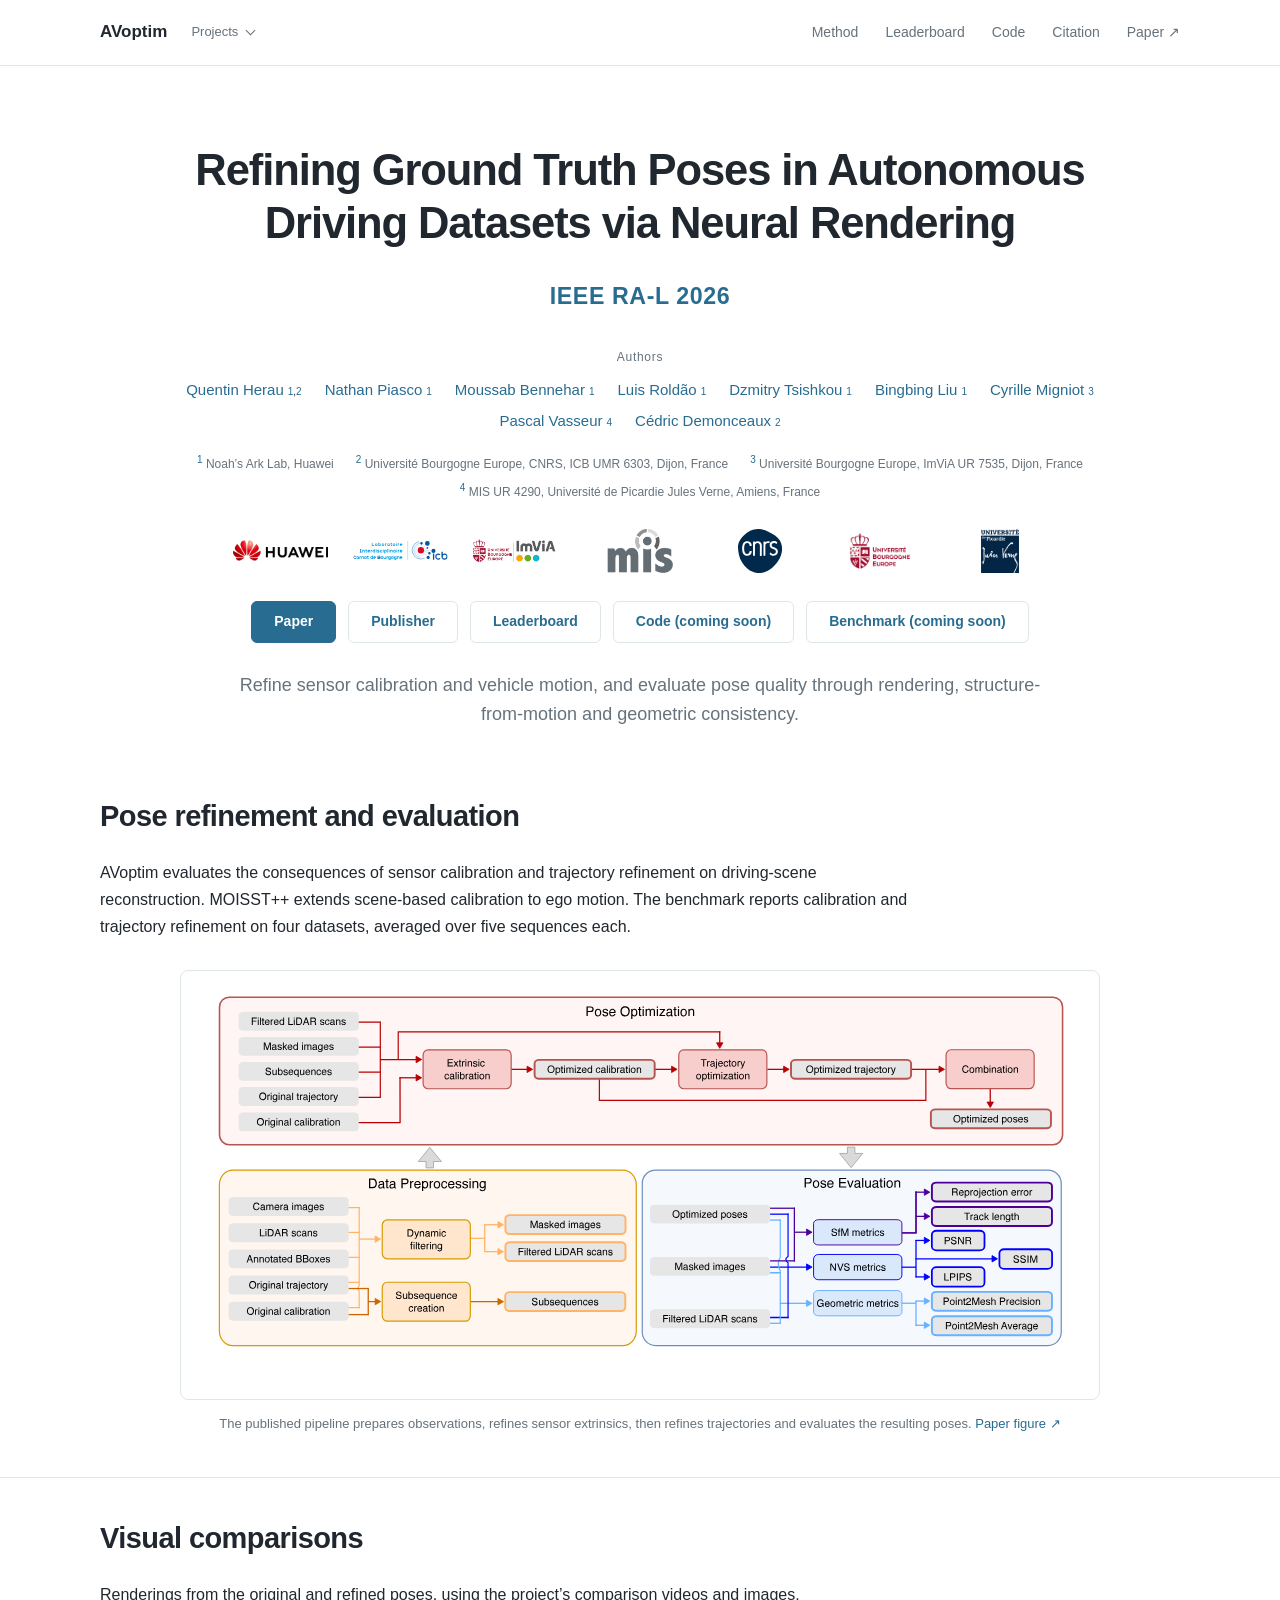
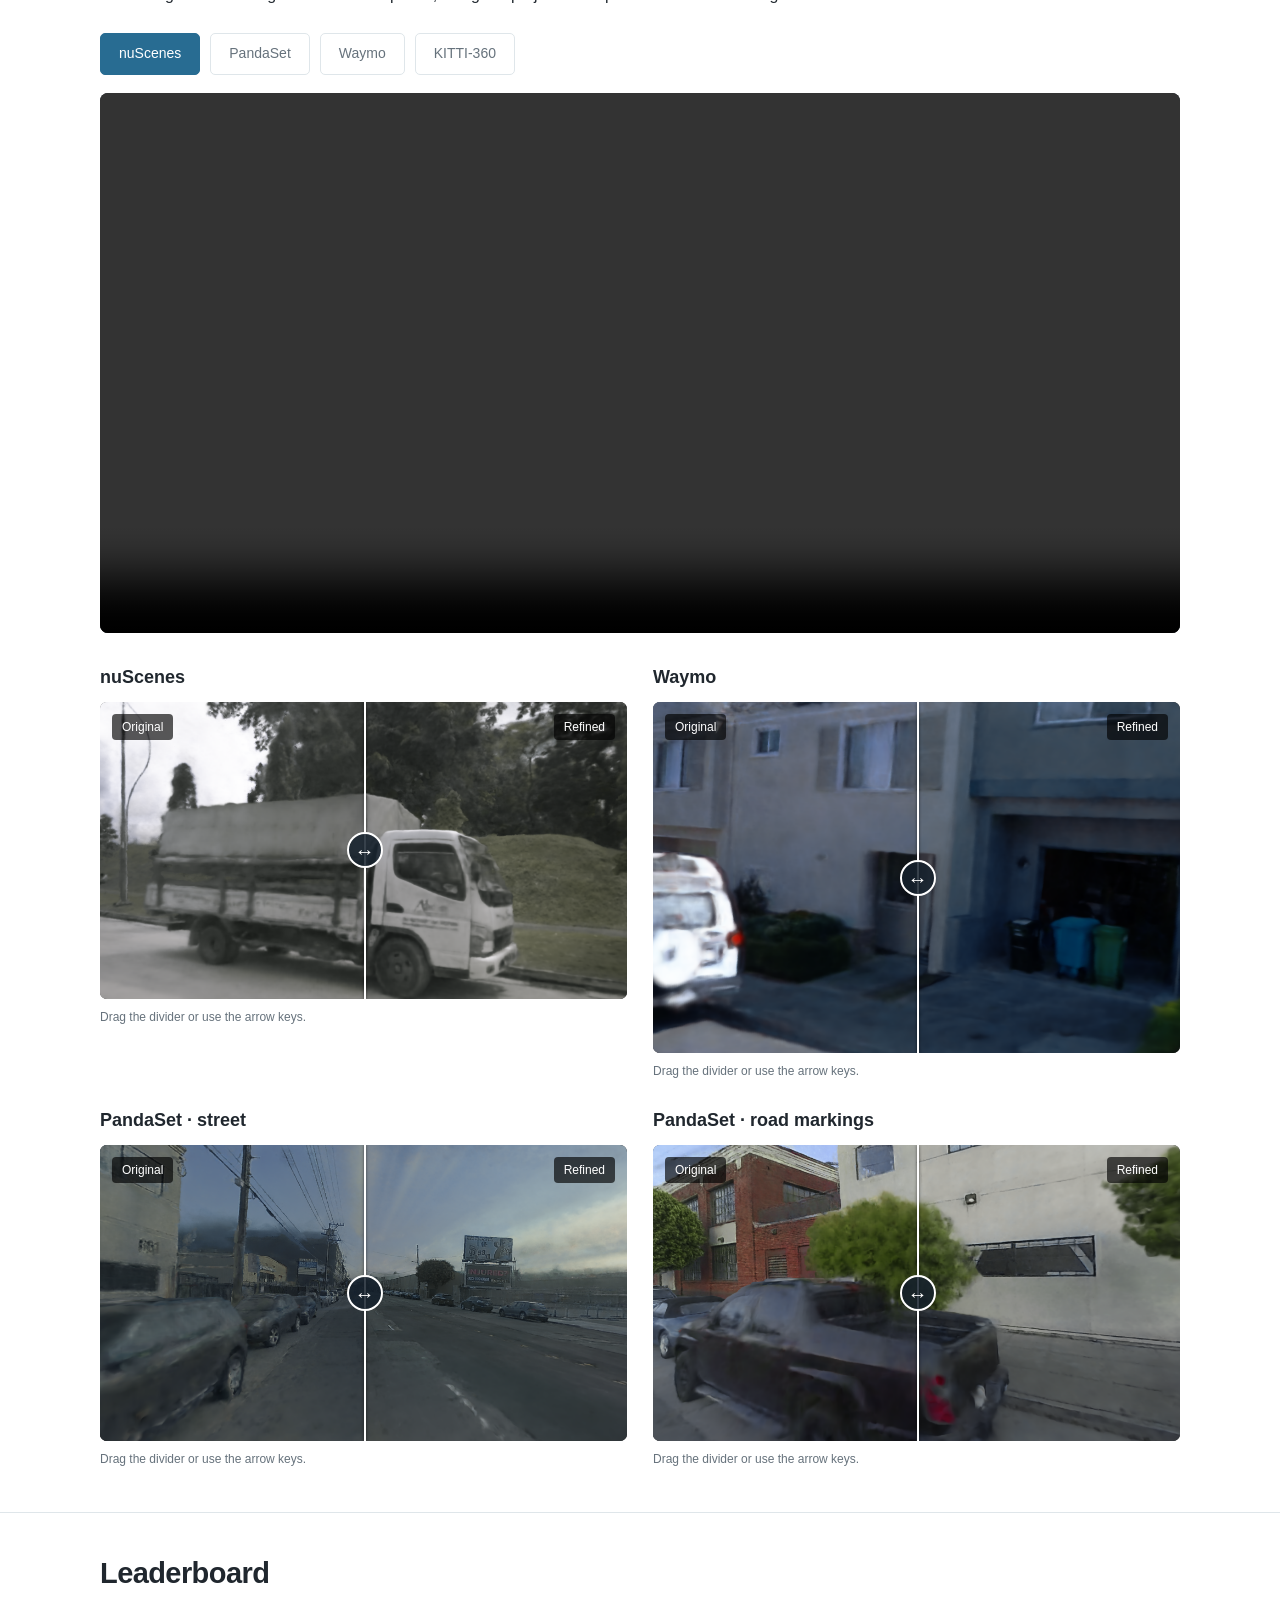
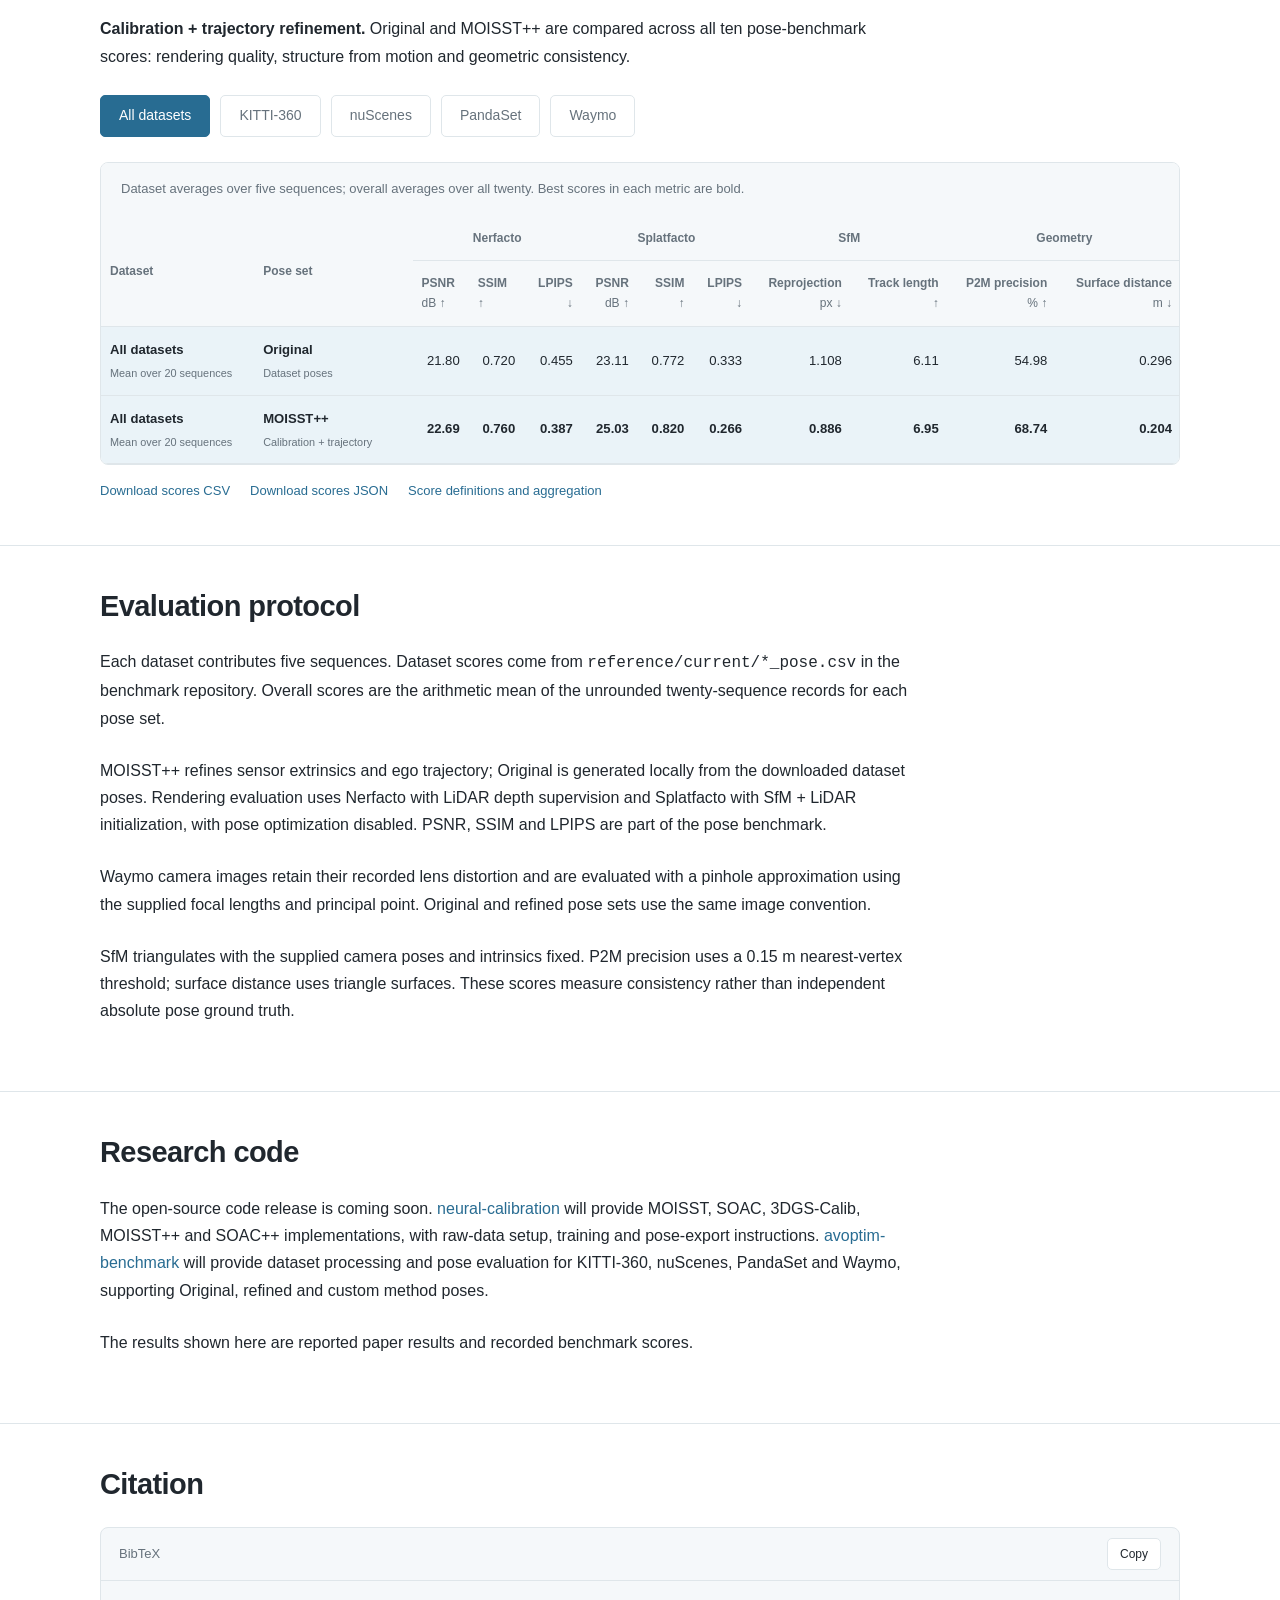
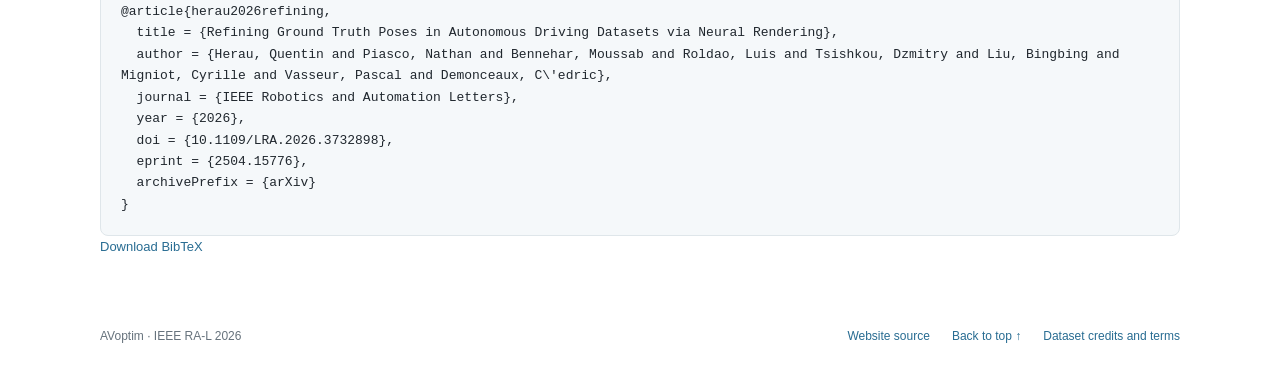
<file: index.html>
<!doctype html><html lang="en"><head><meta charset="utf-8"><meta name="viewport" content="width=device-width, initial-scale=1">
<title>AVoptim | Sensor Calibration and Ego-Pose Refinement</title>
<meta name="description" content="AVoptim benchmarks sensor calibration and ego-pose refinement with MOISST++ on KITTI-360, nuScenes, PandaSet and Waymo. Paper, results and pose evaluation.">
<link rel="canonical" href="https://qherau.github.io/AVoptim/">
<meta name="robots" content="max-image-preview:large">
<meta property="og:title" content="AVoptim | Sensor Calibration and Ego-Pose Refinement">
<meta property="og:description" content="AVoptim benchmarks sensor calibration and ego-pose refinement with MOISST++ on KITTI-360, nuScenes, PandaSet and Waymo. Paper, results and pose evaluation.">
<meta property="og:url" content="https://qherau.github.io/AVoptim/">
<meta property="og:type" content="website">
<meta property="og:site_name" content="AVoptim">
<meta property="og:locale" content="en_US">
<meta name="twitter:card" content="summary_large_image">
<meta name="twitter:title" content="AVoptim | Sensor Calibration and Ego-Pose Refinement">
<meta name="twitter:description" content="AVoptim benchmarks sensor calibration and ego-pose refinement with MOISST++ on KITTI-360, nuScenes, PandaSet and Waymo. Paper, results and pose evaluation.">
<meta property="og:image" content="https://qherau.github.io/AVoptim/static/images/teaser.JPG">
<meta property="og:image:alt" content="AVoptim paper comparisons of original and optimized poses through rendered images, depth and evaluation metrics.">
<meta name="twitter:image" content="https://qherau.github.io/AVoptim/static/images/teaser.JPG">
<meta name="twitter:image:alt" content="AVoptim paper comparisons of original and optimized poses through rendered images, depth and evaluation metrics."><link rel="icon" href="data:,"><link rel="stylesheet" href="assets/site.css?v=9b049a3fc9c8"><script defer src="assets/site.js?v=03deb969627a"></script><link rel="stylesheet" href="assets/paper-figures.css?v=ed742fae5150">
<script type="application/ld+json">{"@context":"https://schema.org","@graph":[{"@type":"WebPage","@id":"https://qherau.github.io/AVoptim/","url":"https://qherau.github.io/AVoptim/","name":"AVoptim | Sensor Calibration and Ego-Pose Refinement","description":"AVoptim benchmarks sensor calibration and ego-pose refinement with MOISST++ on KITTI-360, nuScenes, PandaSet and Waymo. Paper, results and pose evaluation.","inLanguage":"en","mainEntity":{"@id":"https://qherau.github.io/AVoptim/#paper"}},{"@type":"ScholarlyArticle","headline":"Refining Ground Truth Poses in Autonomous Driving Datasets via Neural Rendering","author":[{"@type":"Person","name":"Quentin Herau","url":"https://qherau.github.io/"},{"@type":"Person","name":"Nathan Piasco"},{"@type":"Person","name":"Moussab Bennehar"},{"@type":"Person","name":"Luis Roldão"},{"@type":"Person","name":"Dzmitry Tsishkou"},{"@type":"Person","name":"Bingbing Liu"},{"@type":"Person","name":"Cyrille Migniot"},{"@type":"Person","name":"Pascal Vasseur"},{"@type":"Person","name":"Cédric Demonceaux"}],"sameAs":["https://arxiv.org/abs/2504.15776","https://doi.org/10.1109/LRA.2026.3732898"],"@id":"https://qherau.github.io/AVoptim/#paper","url":"https://qherau.github.io/AVoptim/","mainEntityOfPage":{"@id":"https://qherau.github.io/AVoptim/"},"description":"AVoptim benchmarks sensor calibration and ego-pose refinement with MOISST++ on KITTI-360, nuScenes, PandaSet and Waymo. Paper, results and pose evaluation.","image":"https://qherau.github.io/AVoptim/static/images/teaser.JPG","inLanguage":"en","identifier":[{"@type":"PropertyValue","propertyID":"arXiv","value":"2504.15776"},{"@type":"PropertyValue","propertyID":"DOI","value":"10.1109/LRA.2026.3732898"}]}]}</script>
</head><body data-project="AVoptim"><a class="skip" href="#main">Skip to content</a><header class="header"><nav class="wrap nav" aria-label="Main navigation"><div class="nav-start"><a class="brand" href="index.html">AVoptim</a><details class="site-switcher" data-site-switcher><summary>Projects</summary><nav class="site-options" aria-label="Projects"><a href="https://qherau.github.io/" data-preview-path="../Personal/">Personal page</a><a href="https://qherau.github.io/MOISST/" data-preview-path="../MOISST/">MOISST</a><a href="https://qherau.github.io/SOAC/" data-preview-path="../SOAC/">SOAC</a><a href="https://qherau.github.io/3DGS-Calib/" data-preview-path="../3DGS-Calib/">3DGS-Calib</a><a href="https://qherau.github.io/AVoptim/" data-preview-path="../AVoptim/" aria-current="page">AVoptim</a></nav></details></div><button class="menu-button" data-menu aria-controls="nav-links" aria-expanded="false">Menu</button><div class="nav-links" id="nav-links"><a href="#method">Method</a><a href="#results">Leaderboard</a><a href="#code">Code</a><a href="#citation">Citation</a><a href="https://arxiv.org/abs/2504.15776">Paper ↗</a></div></nav></header><main id="main"><section class="paper-header"><div class="wrap"><h1>Refining Ground Truth Poses in Autonomous Driving Datasets via Neural Rendering</h1><p class="venue">IEEE RA-L 2026</p><div class="authors"><span class="author-label">Authors</span><div><span class="author-item"><a href="https://scholar.google.com/citations?user=dxHTZAkAAAAJ&amp;hl=en">Quentin Herau</a><sup><a href="#affiliation-1" aria-label="Affiliation 1">1</a>,<a href="#affiliation-2" aria-label="Affiliation 2">2</a></sup></span><span class="author-item"><a href="https://scholar.google.com/citations?hl=en&amp;user=S3zYmOYAAAAJ">Nathan Piasco</a><sup><a href="#affiliation-1" aria-label="Affiliation 1">1</a></sup></span><span class="author-item"><a href="https://scholar.google.com/citations?hl=en&amp;user=0jLPiLYAAAAJ">Moussab Bennehar</a><sup><a href="#affiliation-1" aria-label="Affiliation 1">1</a></sup></span><span class="author-item"><a href="https://scholar.google.com/citations?hl=en&amp;user=bRgp2lUAAAAJ">Luis Roldão</a><sup><a href="#affiliation-1" aria-label="Affiliation 1">1</a></sup></span><span class="author-item"><a href="https://scholar.google.com/citations?hl=en&amp;user=fjUPMcYAAAAJ">Dzmitry Tsishkou</a><sup><a href="#affiliation-1" aria-label="Affiliation 1">1</a></sup></span><span class="author-item"><a href="https://scholar.google.com/citations?user=-rCulKwAAAAJ&amp;hl=en&amp;oi=ao">Bingbing Liu</a><sup><a href="#affiliation-1" aria-label="Affiliation 1">1</a></sup></span><span class="author-item"><a href="https://imvia.ube.fr/membres/migniot-cyrille/">Cyrille Migniot</a><sup><a href="#affiliation-3" aria-label="Affiliation 3">3</a></sup></span><span class="author-item"><a href="https://www.mis.u-picardie.fr/index.php/membre/93/Pascal-VASSEUR">Pascal Vasseur</a><sup><a href="#affiliation-4" aria-label="Affiliation 4">4</a></sup></span><span class="author-item"><a href="https://sites.google.com/view/cedricdemonceaux/home">Cédric Demonceaux</a><sup><a href="#affiliation-2" aria-label="Affiliation 2">2</a></sup></span></div><p class="affiliations"><span id="affiliation-1"><sup>1</sup> Noah’s Ark Lab, Huawei</span><span id="affiliation-2"><sup>2</sup> Université Bourgogne Europe, CNRS, ICB UMR 6303, Dijon, France</span><span id="affiliation-3"><sup>3</sup> Université Bourgogne Europe, ImViA UR 7535, Dijon, France</span><span id="affiliation-4"><sup>4</sup> MIS UR 4290, Université de Picardie Jules Verne, Amiens, France</span></p></div><div class="affiliation-logos" aria-label="Affiliated institutions"><a href="https://www.huawei.com/en/"><img src="assets/affiliation-logos/huawei.png" width="266" height="60" alt="Huawei" loading="lazy"></a><a href="https://icb.ube.fr/"><img src="assets/affiliation-logos/icb.svg" width="357" height="71" alt="ICB" loading="lazy"></a><a href="https://imvia.ube.fr/"><img src="assets/affiliation-logos/imvia.png" width="1325" height="321" alt="ImViA" loading="lazy"></a><a href="https://mis.u-picardie.fr/"><img src="assets/affiliation-logos/mis.png" width="542" height="347" alt="MIS" loading="lazy"></a><a href="https://www.cnrs.fr/"><img src="assets/affiliation-logos/cnrs.svg" width="55" height="55" alt="CNRS" loading="lazy"></a><a href="https://www.ube.fr/"><img src="assets/affiliation-logos/ube.png" width="300" height="210" alt="Université Bourgogne Europe" loading="lazy"></a><a href="https://www.u-picardie.fr/"><img src="assets/affiliation-logos/upjv.png" width="3075" height="3558" alt="Université de Picardie Jules Verne" loading="lazy"></a></div><div class="actions"><a class="button" href="https://arxiv.org/abs/2504.15776">Paper</a><a class="button secondary" href="https://doi.org/10.1109/LRA.2026.3732898">Publisher</a><a class="button secondary" href="#results">Leaderboard</a><a class="button secondary" href="https://github.com/qherau/neural-calibration">Code (coming soon)</a><a class="button secondary" href="https://github.com/qherau/avoptim-benchmark">Benchmark (coming soon)</a></div><p class="lead">Refine sensor calibration and vehicle motion, and evaluate pose quality through rendering, structure-from-motion and geometric consistency.</p></div></section><section class="section" id="method"><div class="wrap"><h2>Pose refinement and evaluation</h2><p class="reading">AVoptim evaluates the consequences of sensor calibration and trajectory refinement on driving-scene reconstruction. MOISST++ extends scene-based calibration to ego motion. The benchmark reports calibration and trajectory refinement on four datasets, averaged over five sequences each.</p><figure class="paper-figure avoptim-pipeline"><a class="figure-expand" data-expand-figure href="resources/paper-results/figure-2-pipeline.svg" aria-label="Enlarge AVoptim pipeline"><img src="resources/paper-results/figure-2-pipeline.svg" width="849" height="384" alt="The published pipeline prepares observations, refines sensor extrinsics, then refines trajectories and evaluates the resulting poses." loading="lazy"></a><figcaption>The published pipeline prepares observations, refines sensor extrinsics, then refines trajectories and evaluates the resulting poses. <a href="https://arxiv.org/html/2504.15776v2#S3.F2">Paper figure ↗</a></figcaption></figure></div></section><section class="section" id="paper-example"><div class="wrap"><h2>Visual comparisons</h2><p class="reading">Renderings from the original and refined poses, using the project’s comparison videos and images.</p><div class="dataset-tabs video-tabs" role="group" aria-label="Video dataset"><button type="button" data-comparison-video="static/videos/nuscenes_comparison.mp4" aria-pressed="true">nuScenes</button><button type="button" data-comparison-video="static/videos/pandaset_comparison.mp4" aria-pressed="false">PandaSet</button><button type="button" data-comparison-video="static/videos/waymo_comparison.mp4" aria-pressed="false">Waymo</button><button type="button" data-comparison-video="static/videos/kitti_comparison.mp4" aria-pressed="false">KITTI-360</button></div><video class="comparison-video" id="comparison-video" controls loop muted playsinline preload="metadata" aria-label="Original and refined pose renderings"><source src="static/videos/nuscenes_comparison.mp4" type="video/mp4">Your browser does not support video. <a href="static/videos/nuscenes_comparison.mp4">Open the comparison video</a>.</video><div class="comparison-grid"><figure class="comparison-card"><h3>nuScenes</h3><div class="pose-comparison" style="--split:50%;aspect-ratio:800/450"><img src="static/images/nuscenes_moisst_1.png" width="800" height="450" alt="nuScenes reconstructed with refined poses" loading="lazy"><img class="original-side" src="static/images/nuscenes_gt_1.png" width="800" height="450" alt="nuScenes reconstructed with original poses" loading="lazy"><span class="compare-label original-label">Original</span><span class="compare-label refined-label">Refined</span><span class="comparison-divider" aria-hidden="true"><span>↔</span></span><input id="comparison-nuscenes-1" type="range" min="0" max="100" value="50" aria-label="Compare original and refined poses in nuScenes" aria-valuetext="50% original, 50% refined"></div><figcaption>Drag the divider or use the arrow keys.</figcaption></figure><figure class="comparison-card"><h3>Waymo</h3><div class="pose-comparison" style="--split:50%;aspect-ratio:960/640"><img src="static/images/waymo_moisst_1.png" width="960" height="640" alt="Waymo reconstructed with refined poses" loading="lazy"><img class="original-side" src="static/images/waymo_gt_1.png" width="960" height="640" alt="Waymo reconstructed with original poses" loading="lazy"><span class="compare-label original-label">Original</span><span class="compare-label refined-label">Refined</span><span class="comparison-divider" aria-hidden="true"><span>↔</span></span><input id="comparison-waymo-1" type="range" min="0" max="100" value="50" aria-label="Compare original and refined poses in Waymo" aria-valuetext="50% original, 50% refined"></div><figcaption>Drag the divider or use the arrow keys.</figcaption></figure><figure class="comparison-card"><h3>PandaSet · street</h3><div class="pose-comparison" style="--split:50%;aspect-ratio:960/540"><img src="static/images/pandaset_moisst_1.png" width="960" height="540" alt="PandaSet · street reconstructed with refined poses" loading="lazy"><img class="original-side" src="static/images/pandaset_gt_1.png" width="960" height="540" alt="PandaSet · street reconstructed with original poses" loading="lazy"><span class="compare-label original-label">Original</span><span class="compare-label refined-label">Refined</span><span class="comparison-divider" aria-hidden="true"><span>↔</span></span><input id="comparison-pandaset-1" type="range" min="0" max="100" value="50" aria-label="Compare original and refined poses in PandaSet · street" aria-valuetext="50% original, 50% refined"></div><figcaption>Drag the divider or use the arrow keys.</figcaption></figure><figure class="comparison-card"><h3>PandaSet · road markings</h3><div class="pose-comparison" style="--split:50%;aspect-ratio:960/540"><img src="static/images/pandaset_moisst_2.png" width="960" height="540" alt="PandaSet · road markings reconstructed with refined poses" loading="lazy"><img class="original-side" src="static/images/pandaset_gt_2.png" width="960" height="540" alt="PandaSet · road markings reconstructed with original poses" loading="lazy"><span class="compare-label original-label">Original</span><span class="compare-label refined-label">Refined</span><span class="comparison-divider" aria-hidden="true"><span>↔</span></span><input id="comparison-pandaset-2" type="range" min="0" max="100" value="50" aria-label="Compare original and refined poses in PandaSet · road markings" aria-valuetext="50% original, 50% refined"></div><figcaption>Drag the divider or use the arrow keys.</figcaption></figure></div></div></section><section class="section" id="results"><div class="wrap"><h2>Leaderboard</h2><p class="reading"><strong>Calibration + trajectory refinement.</strong> Original and MOISST++ are compared across all ten pose-benchmark scores: rendering quality, structure from motion and geometric consistency.</p><div class="bench-controls dataset-tabs" role="group" aria-label="Leaderboard dataset"><button type="button" data-dataset-filter="Overall" aria-pressed="true">All datasets</button><button type="button" data-dataset-filter="KITTI-360" aria-pressed="false">KITTI-360</button><button type="button" data-dataset-filter="NuScenes" aria-pressed="false">nuScenes</button><button type="button" data-dataset-filter="PandaSet" aria-pressed="false">PandaSet</button><button type="button" data-dataset-filter="Waymo" aria-pressed="false">Waymo</button></div><div class="table-scroll" tabindex="0" role="region" aria-label="Pose benchmark leaderboard"><table class="paired-table full-pose-table"><caption>Dataset averages over five sequences; overall averages over all twenty. Best scores in each metric are bold.</caption><thead><tr><th scope="col" rowspan="2">Dataset</th><th scope="col" rowspan="2">Pose set</th><th scope="colgroup" colspan="3">Nerfacto</th><th scope="colgroup" colspan="3">Splatfacto</th><th scope="colgroup" colspan="2">SfM</th><th scope="colgroup" colspan="2">Geometry</th></tr><tr><th scope="col">PSNR<br><span>dB ↑</span></th><th scope="col">SSIM<br><span>↑</span></th><th scope="col">LPIPS<br><span>↓</span></th><th scope="col">PSNR<br><span>dB ↑</span></th><th scope="col">SSIM<br><span>↑</span></th><th scope="col">LPIPS<br><span>↓</span></th><th scope="col">Reprojection<br><span>px ↓</span></th><th scope="col">Track length<br><span>↑</span></th><th scope="col">P2M precision<br><span>% ↑</span></th><th scope="col">Surface distance<br><span>m ↓</span></th></tr></thead><tbody id="benchmark-body"><tr class="overall-row" data-dataset="Overall" ><th scope="row">All datasets<span class="slot">Mean over 20 sequences</span></th><td class="method-name">Original<span class="slot">Dataset poses</span></td><td>21.80</td><td>0.720</td><td>0.455</td><td>23.11</td><td>0.772</td><td>0.333</td><td>1.108</td><td>6.11</td><td>54.98</td><td>0.296</td></tr><tr class="overall-row" data-dataset="Overall" ><th scope="row">All datasets<span class="slot">Mean over 20 sequences</span></th><td class="method-name">MOISST++<span class="slot">Calibration + trajectory</span></td><td><strong>22.69</strong></td><td><strong>0.760</strong></td><td><strong>0.387</strong></td><td><strong>25.03</strong></td><td><strong>0.820</strong></td><td><strong>0.266</strong></td><td><strong>0.886</strong></td><td><strong>6.95</strong></td><td><strong>68.74</strong></td><td><strong>0.204</strong></td></tr><tr class="" data-dataset="KITTI-360" hidden><th scope="row">KITTI-360<span class="slot">Mean over 5 sequences</span></th><td class="method-name">Original<span class="slot">Dataset poses</span></td><td>21.30</td><td>0.718</td><td>0.278</td><td>23.87</td><td>0.793</td><td>0.178</td><td><strong>0.575</strong></td><td>6.80</td><td>77.00</td><td>0.100</td></tr><tr class="method-row" data-dataset="KITTI-360" hidden><th scope="row">KITTI-360<span class="slot">Mean over 5 sequences</span></th><td class="method-name">MOISST++<span class="slot">Calibration + trajectory</span></td><td><strong>21.41</strong></td><td><strong>0.726</strong></td><td><strong>0.272</strong></td><td><strong>23.91</strong></td><td><strong>0.794</strong></td><td><strong>0.177</strong></td><td>0.580</td><td><strong>6.82</strong></td><td><strong>78.10</strong></td><td><strong>0.085</strong></td></tr><tr class="" data-dataset="NuScenes" hidden><th scope="row">nuScenes<span class="slot">Mean over 5 sequences</span></th><td class="method-name">Original<span class="slot">Dataset poses</span></td><td>20.72</td><td>0.708</td><td>0.531</td><td>21.88</td><td>0.747</td><td>0.404</td><td>1.524</td><td>6.13</td><td>45.60</td><td>0.352</td></tr><tr class="method-row" data-dataset="NuScenes" hidden><th scope="row">nuScenes<span class="slot">Mean over 5 sequences</span></th><td class="method-name">MOISST++<span class="slot">Calibration + trajectory</span></td><td><strong>22.26</strong></td><td><strong>0.794</strong></td><td><strong>0.376</strong></td><td><strong>26.44</strong></td><td><strong>0.859</strong></td><td><strong>0.242</strong></td><td><strong>0.948</strong></td><td><strong>8.54</strong></td><td><strong>73.30</strong></td><td><strong>0.100</strong></td></tr><tr class="" data-dataset="PandaSet" hidden><th scope="row">PandaSet<span class="slot">Mean over 5 sequences</span></th><td class="method-name">Original<span class="slot">Dataset poses</span></td><td>21.91</td><td>0.699</td><td>0.520</td><td>23.54</td><td>0.774</td><td>0.318</td><td>1.164</td><td>5.53</td><td>50.50</td><td>0.311</td></tr><tr class="method-row" data-dataset="PandaSet" hidden><th scope="row">PandaSet<span class="slot">Mean over 5 sequences</span></th><td class="method-name">MOISST++<span class="slot">Calibration + trajectory</span></td><td><strong>22.67</strong></td><td><strong>0.738</strong></td><td><strong>0.453</strong></td><td><strong>24.73</strong></td><td><strong>0.818</strong></td><td><strong>0.278</strong></td><td><strong>0.949</strong></td><td><strong>5.96</strong></td><td><strong>54.00</strong></td><td><strong>0.272</strong></td></tr><tr class="" data-dataset="Waymo" hidden><th scope="row">Waymo<span class="slot">Mean over 5 sequences</span></th><td class="method-name">Original<span class="slot">Dataset poses</span></td><td>23.28</td><td>0.756</td><td>0.493</td><td>23.13</td><td>0.775</td><td>0.432</td><td>1.168</td><td>5.98</td><td>46.70</td><td>0.420</td></tr><tr class="method-row" data-dataset="Waymo" hidden><th scope="row">Waymo<span class="slot">Mean over 5 sequences</span></th><td class="method-name">MOISST++<span class="slot">Calibration + trajectory</span></td><td><strong>24.40</strong></td><td><strong>0.781</strong></td><td><strong>0.447</strong></td><td><strong>25.02</strong></td><td><strong>0.809</strong></td><td><strong>0.367</strong></td><td><strong>1.065</strong></td><td><strong>6.46</strong></td><td><strong>69.50</strong></td><td><strong>0.357</strong></td></tr></tbody></table></div><p class="source-link"><a href="resources/benchmark-results.csv" download>Download scores CSV</a><a href="resources/benchmark-results.json" download>Download scores JSON</a><a href="resources/benchmark-notes.md">Score definitions and aggregation</a></p><p class="sr-only" id="benchmark-status" role="status" aria-live="polite"></p></div></section><section class="section" id="scope"><div class="wrap"><h2>Evaluation protocol</h2><p class="reading">Each dataset contributes five sequences. Dataset scores come from <code>reference/current/*_pose.csv</code> in the benchmark repository. Overall scores are the arithmetic mean of the unrounded twenty-sequence records for each pose set.</p>
<p class="reading">MOISST++ refines sensor extrinsics and ego trajectory; Original is generated locally from the downloaded dataset poses. Rendering evaluation uses Nerfacto with LiDAR depth supervision and Splatfacto with SfM + LiDAR initialization, with pose optimization disabled. PSNR, SSIM and LPIPS are part of the pose benchmark.</p>
<p class="reading">Waymo camera images retain their recorded lens distortion and are evaluated with a pinhole approximation using the supplied focal lengths and principal point. Original and refined pose sets use the same image convention.</p>
<p class="reading">SfM triangulates with the supplied camera poses and intrinsics fixed. P2M precision uses a 0.15 m nearest-vertex threshold; surface distance uses triangle surfaces. These scores measure consistency rather than independent absolute pose ground truth.</p></div></section><section class="section" id="code"><div class="wrap"><h2>Research code</h2><p class="reading">The open-source code release is coming soon. <a href="https://github.com/qherau/neural-calibration">neural-calibration</a> will provide MOISST, SOAC, 3DGS-Calib, MOISST++ and SOAC++ implementations, with raw-data setup, training and pose-export instructions. <a href="https://github.com/qherau/avoptim-benchmark">avoptim-benchmark</a> will provide dataset processing and pose evaluation for KITTI-360, nuScenes, PandaSet and Waymo, supporting Original, refined and custom method poses.</p><p class="reading">The results shown here are reported paper results and recorded benchmark scores.</p></div></section><section class="section" id="citation"><div class="wrap"><h2>Citation</h2><div class="code-panel"><div class="code-head"><span>BibTeX</span><button data-copy="#citation-code">Copy</button></div><pre id="citation-code">@article{herau2026refining,
  title = {Refining Ground Truth Poses in Autonomous Driving Datasets via Neural Rendering},
  author = {Herau, Quentin and Piasco, Nathan and Bennehar, Moussab and Roldao, Luis and Tsishkou, Dzmitry and Liu, Bingbing and Migniot, Cyrille and Vasseur, Pascal and Demonceaux, C\&#x27;edric},
  journal = {IEEE Robotics and Automation Letters},
  year = {2026},
  doi = {10.1109/LRA.2026.3732898},
  eprint = {2504.15776},
  archivePrefix = {arXiv}
}</pre></div><p class="source-link"><a href="resources/bibtex.txt" download>Download BibTeX</a></p></div></section></main><footer class="footer"><div class="wrap"><span>AVoptim · IEEE RA-L 2026</span><div><a href="https://github.com/qherau/AVoptim">Website source</a><a href="#main">Back to top ↑</a><a href="data-terms.html">Dataset credits and terms</a></div></div></footer><dialog id="figure-dialog" aria-labelledby="figure-caption"><div class="dialog-head"><span>Paper figure</span><button id="close-figure">Close ×</button></div><img id="dialog-image" alt=""><p id="figure-caption"></p></dialog><p class="sr-only" id="site-status" role="status" aria-live="polite"></p></body></html>
</file>
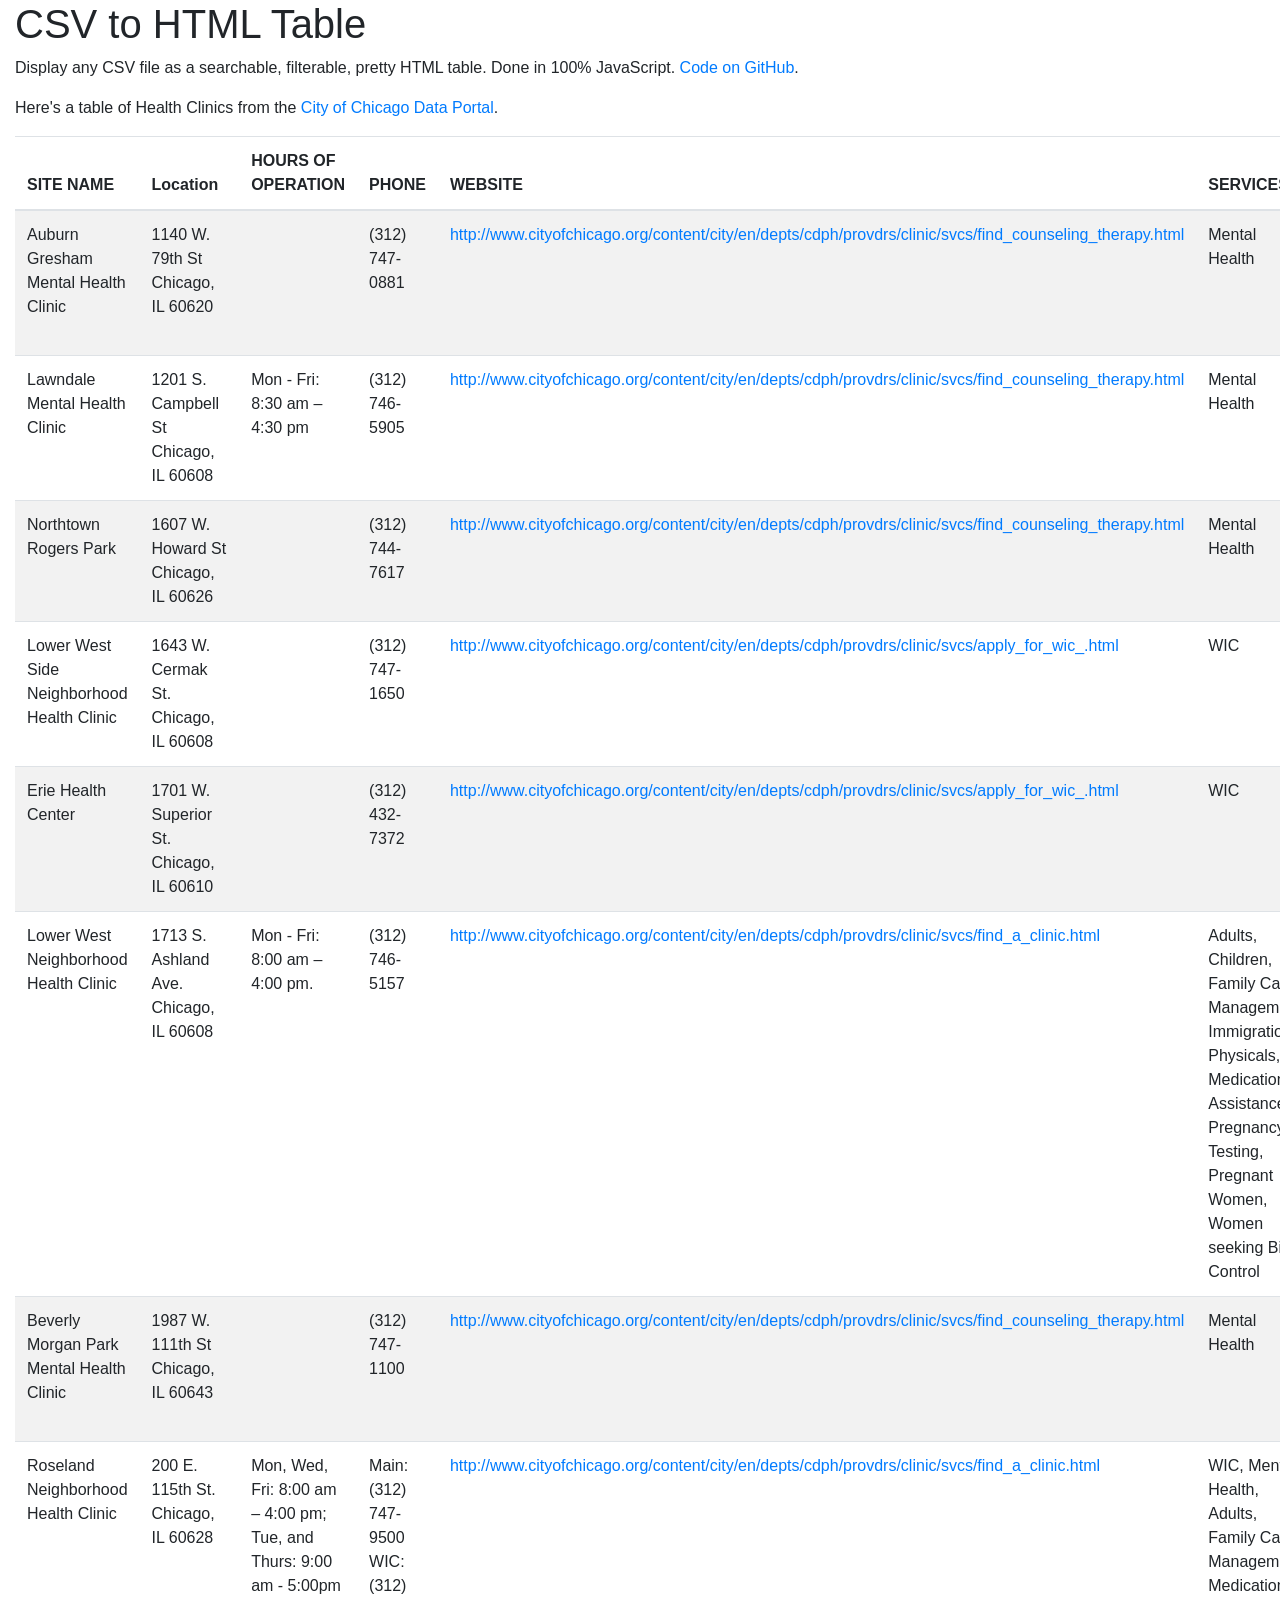
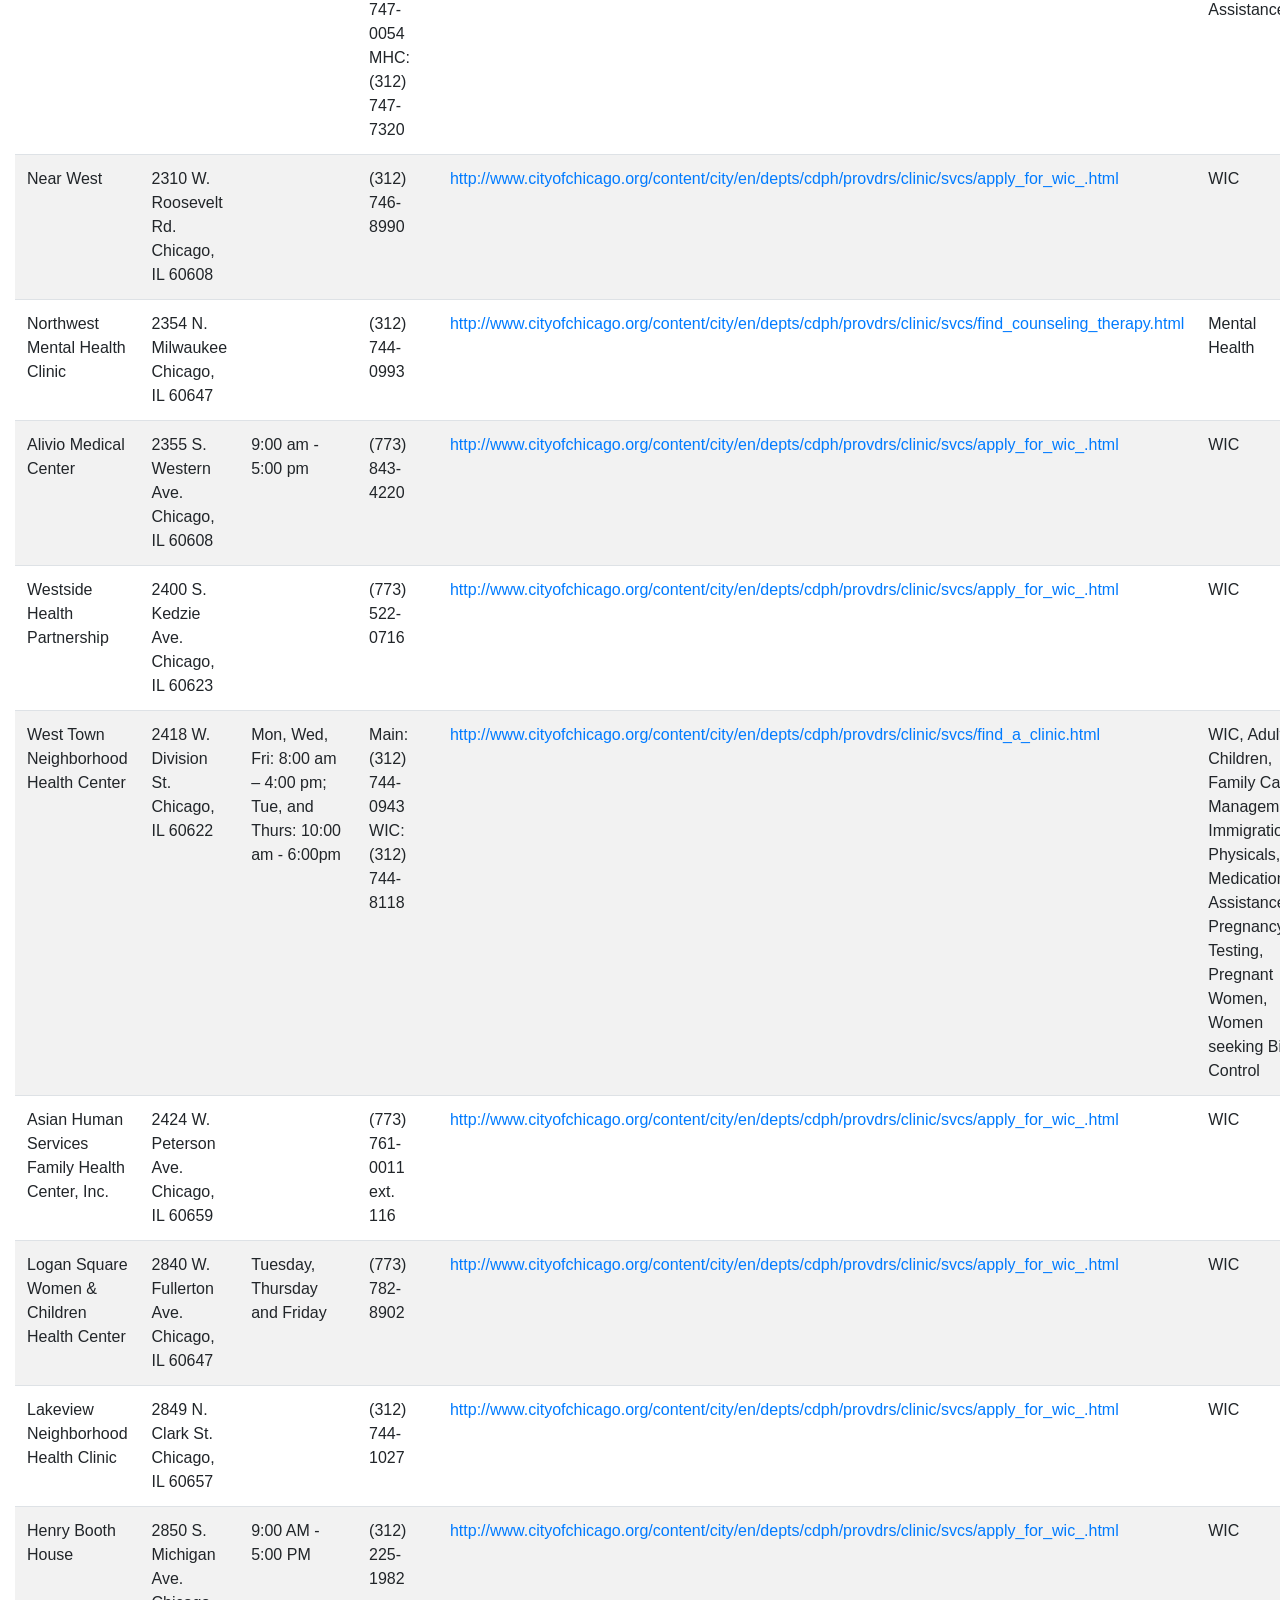
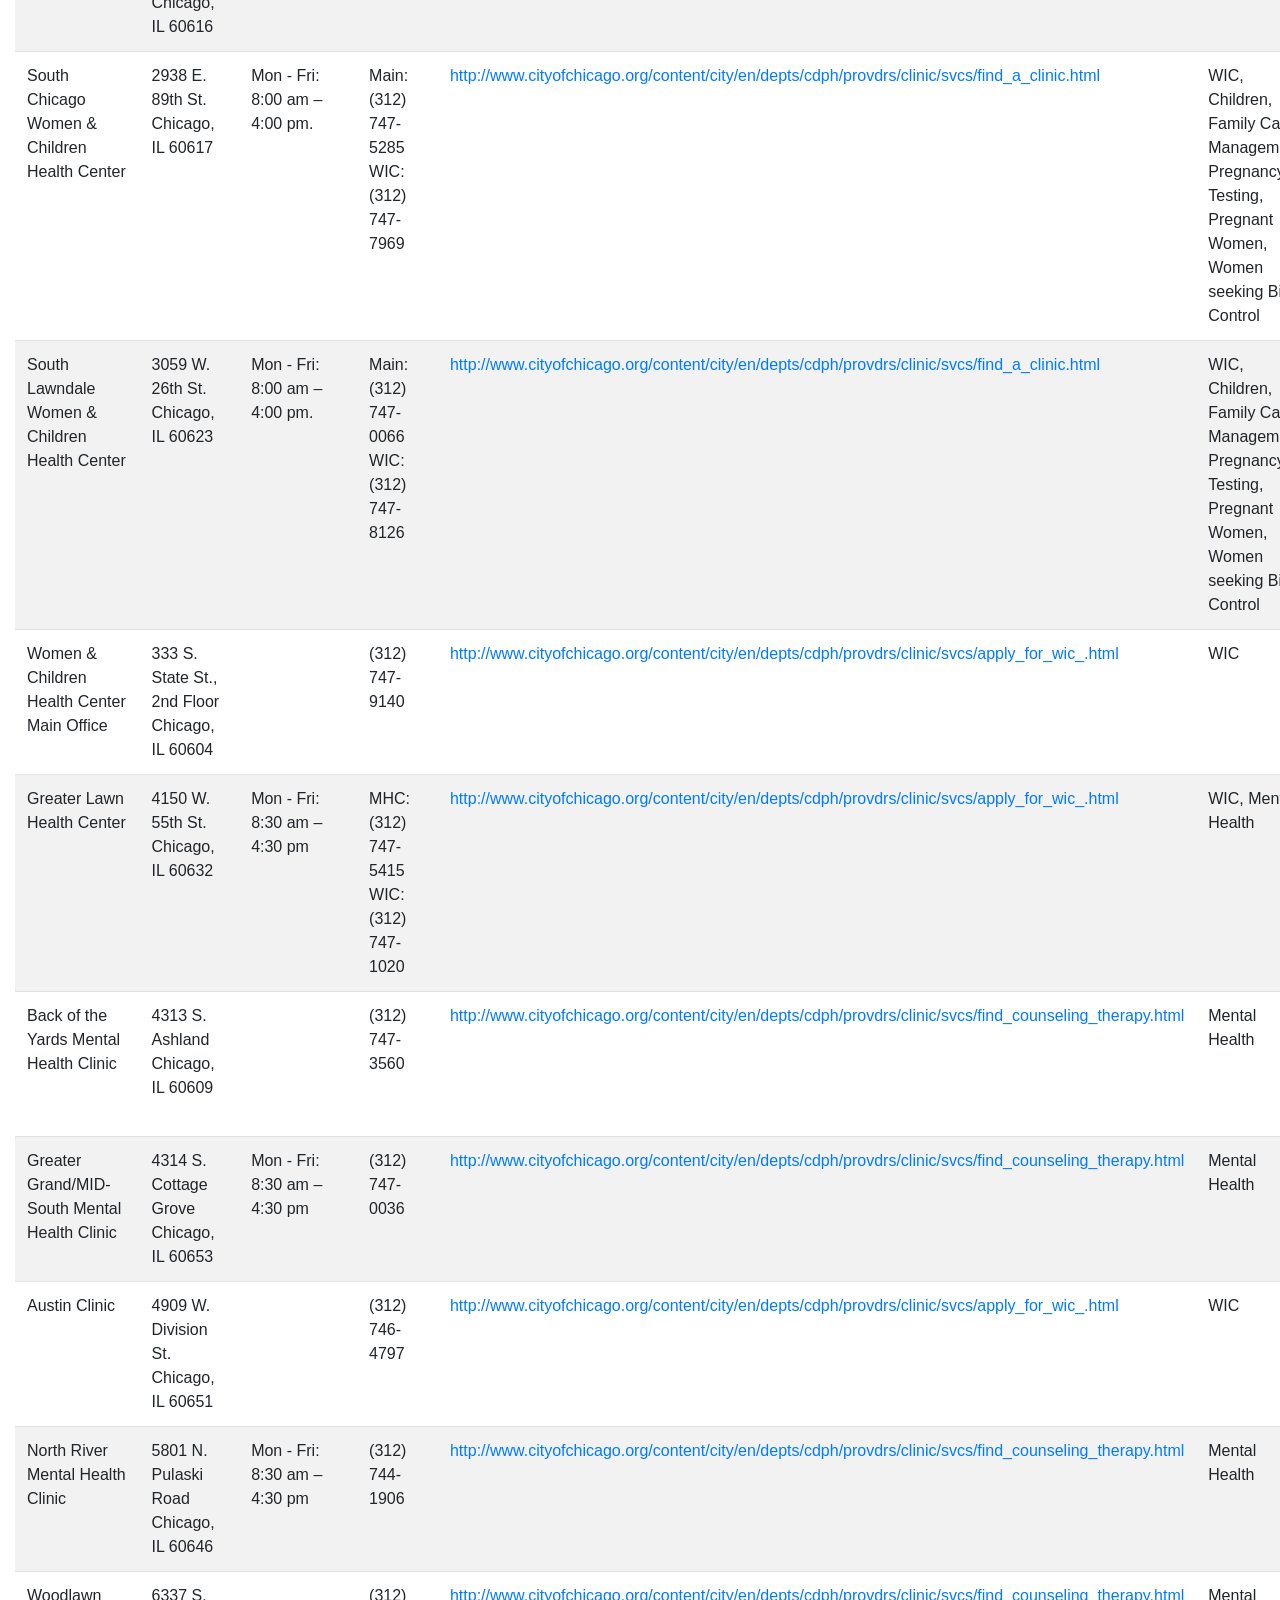
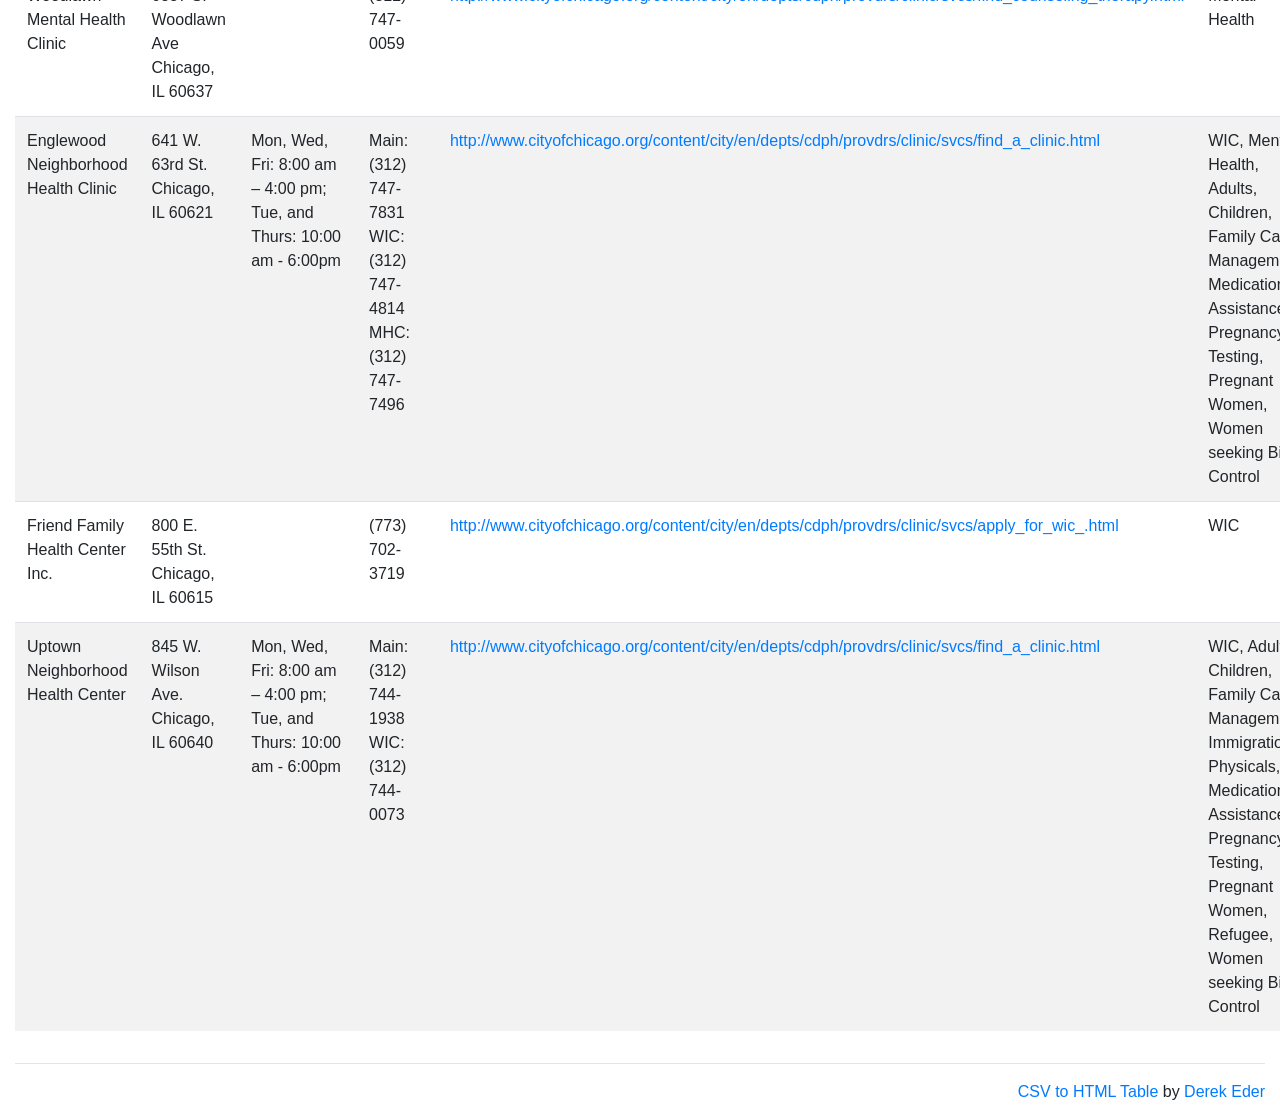
<file: packages/csv-to-html-table-master/index.html>
<!DOCTYPE html>
<html lang="en">

<head>
    <meta charset="utf-8">
    <meta content="width=device-width, initial-scale=1, shrink-to-fit=no" name="viewport">
    <meta http-equiv="X-UA-Compatible" content="IE=edge">
    <title>CSV to HTML Table</title>
    <meta name="author" content="Derek Eder">
    <meta content="Display any CSV file as a searchable, filterable, pretty HTML table">

    <!-- Bootstrap core CSS -->
    <link rel="stylesheet" href="https://stackpath.bootstrapcdn.com/bootstrap/4.2.1/css/bootstrap.min.css" integrity="sha384-GJzZqFGwb1QTTN6wy59ffF1BuGJpLSa9DkKMp0DgiMDm4iYMj70gZWKYbI706tWS"
        crossorigin="anonymous">
    <link rel="stylesheet" href="https://cdn.datatables.net/1.10.19/css/dataTables.bootstrap4.min.css">
</head>

<body>
    <div class="container-fluid">
        <main class="row">
            <div class="col">
                <h1>CSV to HTML Table</h1>

                <p>Display any CSV file as a searchable, filterable, pretty HTML table. Done in 100% JavaScript. <a
                        href="https://github.com/derekeder/csv-to-html-table">Code
                        on GitHub</a>.</p>

                <p> Here's a table of Health Clinics from the <a href="https://data.cityofchicago.org/browse?q=health%20clinic&sortBy=relevance&utf8=%E2%9C%93">City
                        of Chicago Data Portal</a>.
                </p>

                <div id="table-container"></div>
            </div>
        </main>
        <footer class="row">
            <div class="col">
                <hr>
                <p class="text-right"><a href="https://github.com/derekeder/csv-to-html-table">CSV to HTML Table</a> by
                    <a href="http://derekeder.com">Derek
                        Eder</a></p>
            </div>
        </footer>
    </div>
    <script src="https://code.jquery.com/jquery-3.3.1.min.js"></script>
    <script src="https://cdnjs.cloudflare.com/ajax/libs/twitter-bootstrap/4.2.1/js/bootstrap.bundle.min.js"></script>
    <script src="js/jquery.csv.min.js"></script>
    <script src="https://cdn.datatables.net/1.10.19/js/jquery.dataTables.min.js"></script>
    <script src="https://cdn.datatables.net/1.10.19/js/dataTables.bootstrap4.min.js"></script>
    <script src="js/csv_to_html_table.js"></script>

    <script>
        function format_link(link) {
            if (link)
                return "<a href='" + link + "' target='_blank'>" + link + "</a>";
            else return "";
        }

        CsvToHtmlTable.init({
            csv_path: "data/Health Clinics in Chicago.csv",
            element: "table-container",
            allow_download: true,
            csv_options: {
                separator: ",",
                delimiter: '"'
            },
            datatables_options: {
                paging: false
            },
            custom_formatting: [
                [4, format_link]
            ]
        });
    </script>
</body>

</html>
</file>
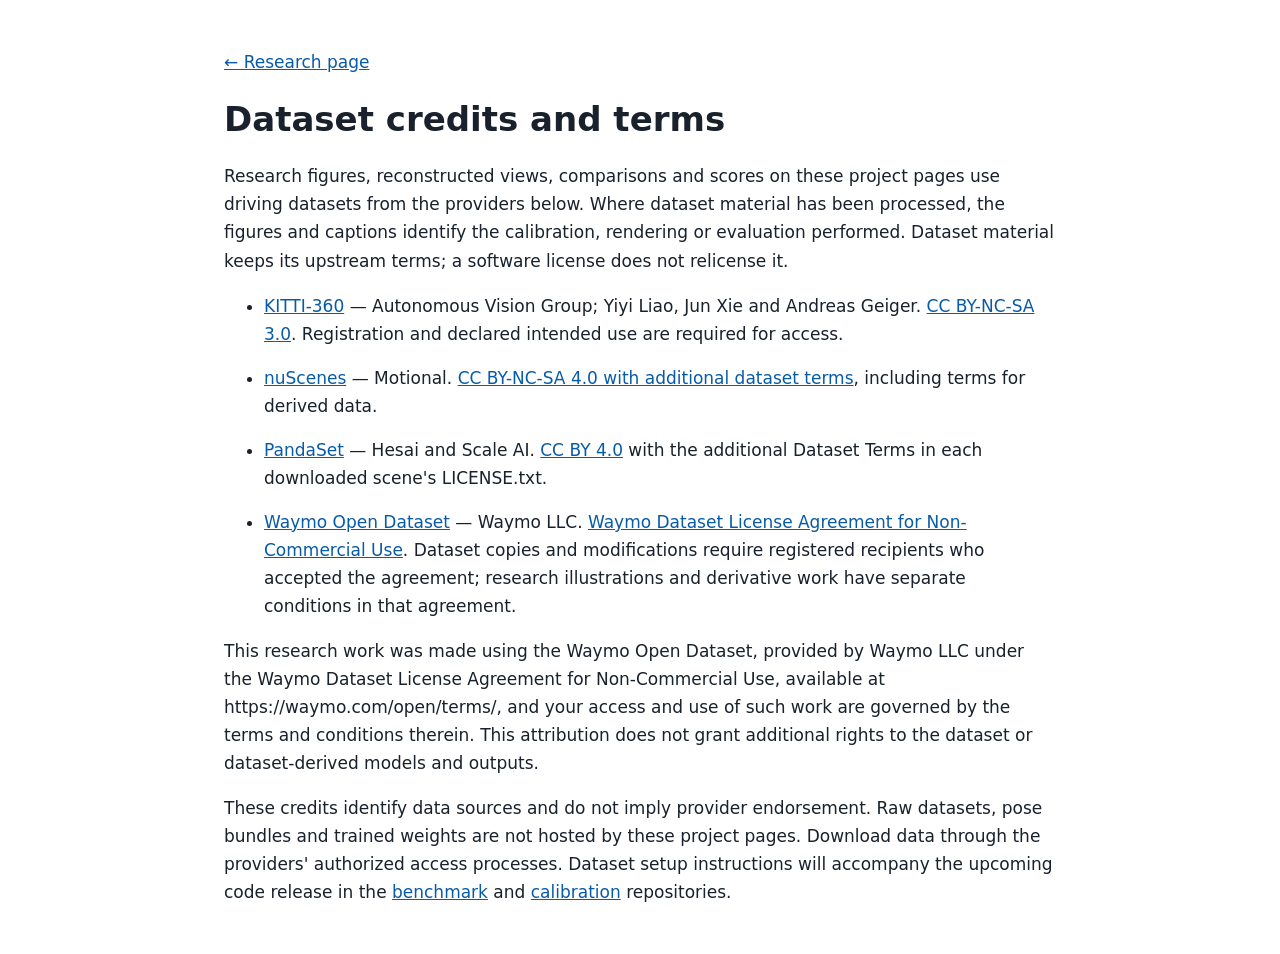
<file: data-terms.html>
<!doctype html><html lang="en"><head><meta charset="utf-8"><meta name="viewport" content="width=device-width, initial-scale=1">
<title>AVoptim | Dataset Credits and Terms</title>
<meta name="description" content="Dataset credits and source terms for AVoptim research figures and results, with links to KITTI-360, nuScenes, PandaSet and Waymo providers.">
<link rel="canonical" href="https://qherau.github.io/AVoptim/data-terms.html">
<meta name="robots" content="max-image-preview:large">
<meta property="og:title" content="AVoptim | Dataset Credits and Terms">
<meta property="og:description" content="Dataset credits and source terms for AVoptim research figures and results, with links to KITTI-360, nuScenes, PandaSet and Waymo providers.">
<meta property="og:url" content="https://qherau.github.io/AVoptim/data-terms.html">
<meta property="og:type" content="website">
<meta property="og:site_name" content="AVoptim">
<meta property="og:locale" content="en_US">
<meta name="twitter:card" content="summary">
<meta name="twitter:title" content="AVoptim | Dataset Credits and Terms">
<meta name="twitter:description" content="Dataset credits and source terms for AVoptim research figures and results, with links to KITTI-360, nuScenes, PandaSet and Waymo providers."><style>body{font:17px/1.65 system-ui,sans-serif;max-width:52rem;margin:3rem auto;padding:0 1.2rem;color:#18212c;background:#fff}a{color:#075ba8;overflow-wrap:anywhere}li{margin:1rem 0}h1{line-height:1.2}</style>
<script type="application/ld+json">{"@context":"https://schema.org","@type":"WebPage","@id":"https://qherau.github.io/AVoptim/data-terms.html","url":"https://qherau.github.io/AVoptim/data-terms.html","name":"AVoptim | Dataset Credits and Terms","description":"Dataset credits and source terms for AVoptim research figures and results, with links to KITTI-360, nuScenes, PandaSet and Waymo providers.","inLanguage":"en","isPartOf":{"@type":"WebSite","@id":"https://qherau.github.io/AVoptim/#website","url":"https://qherau.github.io/AVoptim/","name":"AVoptim"}}</script>
</head><body><a href="index.html">← Research page</a><main><h1>Dataset credits and terms</h1>
<p>Research figures, reconstructed views, comparisons and scores on these project pages use driving datasets from the providers below. Where dataset material has been processed, the figures and captions identify the calibration, rendering or evaluation performed. Dataset material keeps its upstream terms; a software license does not relicense it.</p>
<ul>
<li><a href="https://www.cvlibs.net/datasets/kitti-360/">KITTI-360</a> — Autonomous Vision Group; Yiyi Liao, Jun Xie and Andreas Geiger. <a href="https://creativecommons.org/licenses/by-nc-sa/3.0/">CC BY-NC-SA 3.0</a>. Registration and declared intended use are required for access.</li>
<li><a href="https://www.nuscenes.org/">nuScenes</a> — Motional. <a href="https://www.nuscenes.org/terms-of-use">CC BY-NC-SA 4.0 with additional dataset terms</a>, including terms for derived data.</li>
<li><a href="https://github.com/scaleapi/pandaset-devkit">PandaSet</a> — Hesai and Scale AI. <a href="https://creativecommons.org/licenses/by/4.0/">CC BY 4.0</a> with the additional Dataset Terms in each downloaded scene's LICENSE.txt.</li>
<li><a href="https://waymo.com/open/">Waymo Open Dataset</a> — Waymo LLC. <a href="https://waymo.com/open/terms/">Waymo Dataset License Agreement for Non-Commercial Use</a>. Dataset copies and modifications require registered recipients who accepted the agreement; research illustrations and derivative work have separate conditions in that agreement.</li>
</ul>
<p>This research work was made using the Waymo Open Dataset, provided by Waymo LLC under the Waymo Dataset License Agreement for Non-Commercial Use, available at https://waymo.com/open/terms/, and your access and use of such work are governed by the terms and conditions therein. This attribution does not grant additional rights to the dataset or dataset-derived models and outputs.</p>
<p>These credits identify data sources and do not imply provider endorsement. Raw datasets, pose bundles and trained weights are not hosted by these project pages. Download data through the providers' authorized access processes. Dataset setup instructions will accompany the upcoming code release in the <a href="https://github.com/qherau/avoptim-benchmark">benchmark</a> and <a href="https://github.com/qherau/neural-calibration">calibration</a> repositories.</p></main></body></html>
</file>
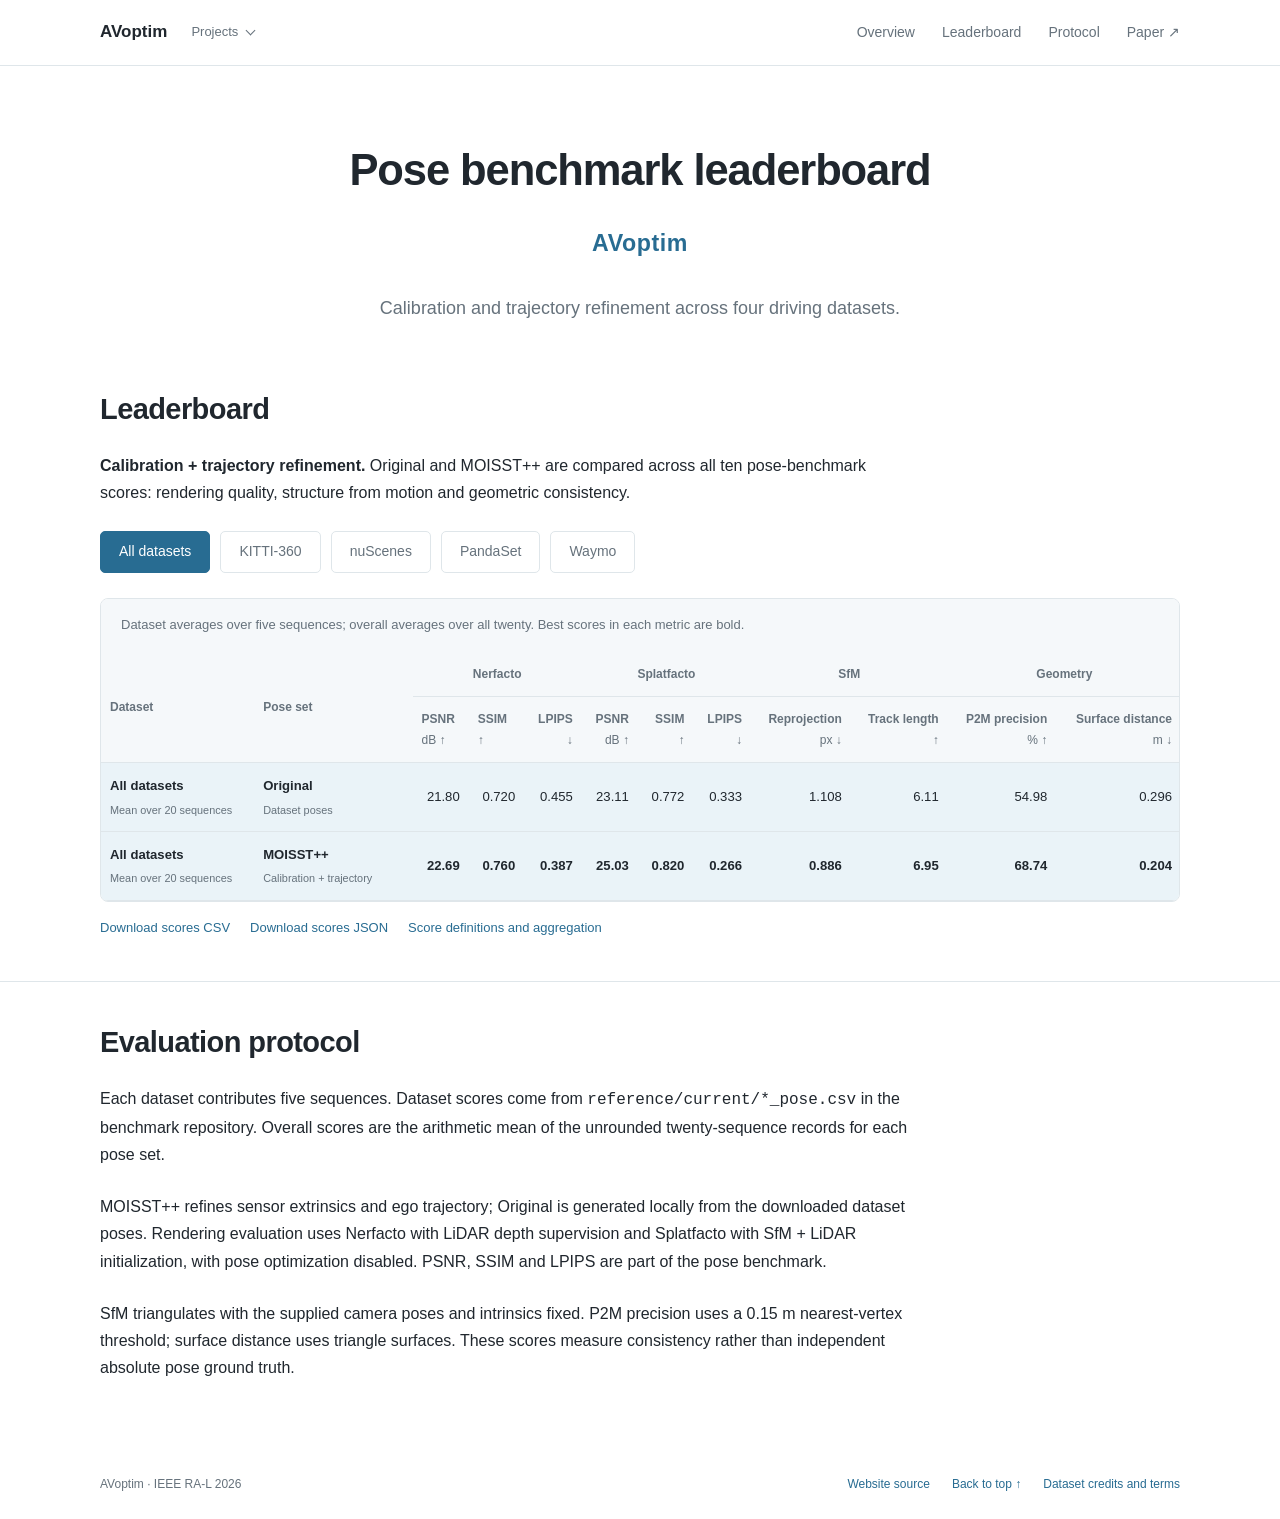
<file: pose_benchmark.html>
<!doctype html><html lang="en"><head><meta charset="utf-8"><meta name="viewport" content="width=device-width, initial-scale=1">
<title>AVoptim Pose Benchmark | Original vs MOISST++</title>
<meta name="description" content="Compare Original and MOISST++ poses across ten rendering, structure-from-motion and geometry metrics on KITTI-360, nuScenes, PandaSet and Waymo.">
<link rel="canonical" href="https://qherau.github.io/AVoptim/pose_benchmark.html">
<meta name="robots" content="max-image-preview:large">
<meta property="og:title" content="AVoptim Pose Benchmark | Original vs MOISST++">
<meta property="og:description" content="Compare Original and MOISST++ poses across ten rendering, structure-from-motion and geometry metrics on KITTI-360, nuScenes, PandaSet and Waymo.">
<meta property="og:url" content="https://qherau.github.io/AVoptim/pose_benchmark.html">
<meta property="og:type" content="website">
<meta property="og:site_name" content="AVoptim">
<meta property="og:locale" content="en_US">
<meta name="twitter:card" content="summary_large_image">
<meta name="twitter:title" content="AVoptim Pose Benchmark | Original vs MOISST++">
<meta name="twitter:description" content="Compare Original and MOISST++ poses across ten rendering, structure-from-motion and geometry metrics on KITTI-360, nuScenes, PandaSet and Waymo.">
<meta property="og:image" content="https://qherau.github.io/AVoptim/static/images/teaser.JPG">
<meta property="og:image:alt" content="AVoptim paper comparisons of original and optimized poses through rendered images, depth and evaluation metrics.">
<meta name="twitter:image" content="https://qherau.github.io/AVoptim/static/images/teaser.JPG">
<meta name="twitter:image:alt" content="AVoptim paper comparisons of original and optimized poses through rendered images, depth and evaluation metrics."><link rel="icon" href="data:,"><link rel="stylesheet" href="assets/site.css?v=9b049a3fc9c8"><script defer src="assets/site.js?v=03deb969627a"></script><link rel="stylesheet" href="assets/paper-figures.css?v=ed742fae5150">
<script type="application/ld+json">{"@context":"https://schema.org","@type":"WebPage","@id":"https://qherau.github.io/AVoptim/pose_benchmark.html","url":"https://qherau.github.io/AVoptim/pose_benchmark.html","name":"AVoptim Pose Benchmark | Original vs MOISST++","description":"Compare Original and MOISST++ poses across ten rendering, structure-from-motion and geometry metrics on KITTI-360, nuScenes, PandaSet and Waymo.","inLanguage":"en","isPartOf":{"@type":"WebSite","@id":"https://qherau.github.io/AVoptim/#website","url":"https://qherau.github.io/AVoptim/","name":"AVoptim"},"about":{"@id":"https://qherau.github.io/AVoptim/#paper"},"image":"https://qherau.github.io/AVoptim/static/images/teaser.JPG"}</script>
</head><body data-project="AVoptim"><a class="skip" href="#main">Skip to content</a><header class="header"><nav class="wrap nav" aria-label="Main navigation"><div class="nav-start"><a class="brand" href="index.html">AVoptim</a><details class="site-switcher" data-site-switcher><summary>Projects</summary><nav class="site-options" aria-label="Projects"><a href="https://qherau.github.io/" data-preview-path="../Personal/">Personal page</a><a href="https://qherau.github.io/MOISST/" data-preview-path="../MOISST/">MOISST</a><a href="https://qherau.github.io/SOAC/" data-preview-path="../SOAC/">SOAC</a><a href="https://qherau.github.io/3DGS-Calib/" data-preview-path="../3DGS-Calib/">3DGS-Calib</a><a href="https://qherau.github.io/AVoptim/" data-preview-path="../AVoptim/" aria-current="page">AVoptim</a></nav></details></div><button class="menu-button" data-menu aria-controls="nav-links" aria-expanded="false">Menu</button><div class="nav-links" id="nav-links"><a href="index.html">Overview</a><a href="#results">Leaderboard</a><a href="#scope">Protocol</a><a href="https://arxiv.org/abs/2504.15776">Paper ↗</a></div></nav></header><main id="main"><section class="paper-header"><div class="wrap"><h1>Pose benchmark leaderboard</h1><p class="venue">AVoptim</p><p class="lead">Calibration and trajectory refinement across four driving datasets.</p></div></section><section class="section" id="results"><div class="wrap"><h2>Leaderboard</h2><p class="reading"><strong>Calibration + trajectory refinement.</strong> Original and MOISST++ are compared across all ten pose-benchmark scores: rendering quality, structure from motion and geometric consistency.</p><div class="bench-controls dataset-tabs" role="group" aria-label="Leaderboard dataset"><button type="button" data-dataset-filter="Overall" aria-pressed="true">All datasets</button><button type="button" data-dataset-filter="KITTI-360" aria-pressed="false">KITTI-360</button><button type="button" data-dataset-filter="NuScenes" aria-pressed="false">nuScenes</button><button type="button" data-dataset-filter="PandaSet" aria-pressed="false">PandaSet</button><button type="button" data-dataset-filter="Waymo" aria-pressed="false">Waymo</button></div><div class="table-scroll" tabindex="0" role="region" aria-label="Pose benchmark leaderboard"><table class="paired-table full-pose-table"><caption>Dataset averages over five sequences; overall averages over all twenty. Best scores in each metric are bold.</caption><thead><tr><th scope="col" rowspan="2">Dataset</th><th scope="col" rowspan="2">Pose set</th><th scope="colgroup" colspan="3">Nerfacto</th><th scope="colgroup" colspan="3">Splatfacto</th><th scope="colgroup" colspan="2">SfM</th><th scope="colgroup" colspan="2">Geometry</th></tr><tr><th scope="col">PSNR<br><span>dB ↑</span></th><th scope="col">SSIM<br><span>↑</span></th><th scope="col">LPIPS<br><span>↓</span></th><th scope="col">PSNR<br><span>dB ↑</span></th><th scope="col">SSIM<br><span>↑</span></th><th scope="col">LPIPS<br><span>↓</span></th><th scope="col">Reprojection<br><span>px ↓</span></th><th scope="col">Track length<br><span>↑</span></th><th scope="col">P2M precision<br><span>% ↑</span></th><th scope="col">Surface distance<br><span>m ↓</span></th></tr></thead><tbody id="benchmark-body"><tr class="overall-row" data-dataset="Overall" ><th scope="row">All datasets<span class="slot">Mean over 20 sequences</span></th><td class="method-name">Original<span class="slot">Dataset poses</span></td><td>21.80</td><td>0.720</td><td>0.455</td><td>23.11</td><td>0.772</td><td>0.333</td><td>1.108</td><td>6.11</td><td>54.98</td><td>0.296</td></tr><tr class="overall-row" data-dataset="Overall" ><th scope="row">All datasets<span class="slot">Mean over 20 sequences</span></th><td class="method-name">MOISST++<span class="slot">Calibration + trajectory</span></td><td><strong>22.69</strong></td><td><strong>0.760</strong></td><td><strong>0.387</strong></td><td><strong>25.03</strong></td><td><strong>0.820</strong></td><td><strong>0.266</strong></td><td><strong>0.886</strong></td><td><strong>6.95</strong></td><td><strong>68.74</strong></td><td><strong>0.204</strong></td></tr><tr class="" data-dataset="KITTI-360" hidden><th scope="row">KITTI-360<span class="slot">Mean over 5 sequences</span></th><td class="method-name">Original<span class="slot">Dataset poses</span></td><td>21.30</td><td>0.718</td><td>0.278</td><td>23.87</td><td>0.793</td><td>0.178</td><td><strong>0.575</strong></td><td>6.80</td><td>77.00</td><td>0.100</td></tr><tr class="method-row" data-dataset="KITTI-360" hidden><th scope="row">KITTI-360<span class="slot">Mean over 5 sequences</span></th><td class="method-name">MOISST++<span class="slot">Calibration + trajectory</span></td><td><strong>21.41</strong></td><td><strong>0.726</strong></td><td><strong>0.272</strong></td><td><strong>23.91</strong></td><td><strong>0.794</strong></td><td><strong>0.177</strong></td><td>0.580</td><td><strong>6.82</strong></td><td><strong>78.10</strong></td><td><strong>0.085</strong></td></tr><tr class="" data-dataset="NuScenes" hidden><th scope="row">nuScenes<span class="slot">Mean over 5 sequences</span></th><td class="method-name">Original<span class="slot">Dataset poses</span></td><td>20.72</td><td>0.708</td><td>0.531</td><td>21.88</td><td>0.747</td><td>0.404</td><td>1.524</td><td>6.13</td><td>45.60</td><td>0.352</td></tr><tr class="method-row" data-dataset="NuScenes" hidden><th scope="row">nuScenes<span class="slot">Mean over 5 sequences</span></th><td class="method-name">MOISST++<span class="slot">Calibration + trajectory</span></td><td><strong>22.26</strong></td><td><strong>0.794</strong></td><td><strong>0.376</strong></td><td><strong>26.44</strong></td><td><strong>0.859</strong></td><td><strong>0.242</strong></td><td><strong>0.948</strong></td><td><strong>8.54</strong></td><td><strong>73.30</strong></td><td><strong>0.100</strong></td></tr><tr class="" data-dataset="PandaSet" hidden><th scope="row">PandaSet<span class="slot">Mean over 5 sequences</span></th><td class="method-name">Original<span class="slot">Dataset poses</span></td><td>21.91</td><td>0.699</td><td>0.520</td><td>23.54</td><td>0.774</td><td>0.318</td><td>1.164</td><td>5.53</td><td>50.50</td><td>0.311</td></tr><tr class="method-row" data-dataset="PandaSet" hidden><th scope="row">PandaSet<span class="slot">Mean over 5 sequences</span></th><td class="method-name">MOISST++<span class="slot">Calibration + trajectory</span></td><td><strong>22.67</strong></td><td><strong>0.738</strong></td><td><strong>0.453</strong></td><td><strong>24.73</strong></td><td><strong>0.818</strong></td><td><strong>0.278</strong></td><td><strong>0.949</strong></td><td><strong>5.96</strong></td><td><strong>54.00</strong></td><td><strong>0.272</strong></td></tr><tr class="" data-dataset="Waymo" hidden><th scope="row">Waymo<span class="slot">Mean over 5 sequences</span></th><td class="method-name">Original<span class="slot">Dataset poses</span></td><td>23.28</td><td>0.756</td><td>0.493</td><td>23.13</td><td>0.775</td><td>0.432</td><td>1.168</td><td>5.98</td><td>46.70</td><td>0.420</td></tr><tr class="method-row" data-dataset="Waymo" hidden><th scope="row">Waymo<span class="slot">Mean over 5 sequences</span></th><td class="method-name">MOISST++<span class="slot">Calibration + trajectory</span></td><td><strong>24.40</strong></td><td><strong>0.781</strong></td><td><strong>0.447</strong></td><td><strong>25.02</strong></td><td><strong>0.809</strong></td><td><strong>0.367</strong></td><td><strong>1.065</strong></td><td><strong>6.46</strong></td><td><strong>69.50</strong></td><td><strong>0.357</strong></td></tr></tbody></table></div><p class="source-link"><a href="resources/benchmark-results.csv" download>Download scores CSV</a><a href="resources/benchmark-results.json" download>Download scores JSON</a><a href="resources/benchmark-notes.md">Score definitions and aggregation</a></p><p class="sr-only" id="benchmark-status" role="status" aria-live="polite"></p></div></section><section class="section" id="scope"><div class="wrap"><h2>Evaluation protocol</h2><p class="reading">Each dataset contributes five sequences. Dataset scores come from <code>reference/current/*_pose.csv</code> in the benchmark repository. Overall scores are the arithmetic mean of the unrounded twenty-sequence records for each pose set.</p>
<p class="reading">MOISST++ refines sensor extrinsics and ego trajectory; Original is generated locally from the downloaded dataset poses. Rendering evaluation uses Nerfacto with LiDAR depth supervision and Splatfacto with SfM + LiDAR initialization, with pose optimization disabled. PSNR, SSIM and LPIPS are part of the pose benchmark.</p>
<p class="reading">SfM triangulates with the supplied camera poses and intrinsics fixed. P2M precision uses a 0.15 m nearest-vertex threshold; surface distance uses triangle surfaces. These scores measure consistency rather than independent absolute pose ground truth.</p></div></section></main><footer class="footer"><div class="wrap"><span>AVoptim · IEEE RA-L 2026</span><div><a href="https://github.com/qherau/AVoptim">Website source</a><a href="#main">Back to top ↑</a><a href="data-terms.html">Dataset credits and terms</a></div></div></footer><dialog id="figure-dialog" aria-labelledby="figure-caption"><div class="dialog-head"><span>Paper figure</span><button id="close-figure">Close ×</button></div><img id="dialog-image" alt=""><p id="figure-caption"></p></dialog><p class="sr-only" id="site-status" role="status" aria-live="polite"></p></body></html>
</file>
<file: assets/site.css>
:root{--ink:#20272e;--muted:#66727c;--accent:#286c92;--line:#dfe6ea;--soft:#f5f8fa;--paper:#fff}*{box-sizing:border-box}html{scroll-behavior:smooth;scroll-padding-top:85px}body{margin:0;color:var(--ink);background:var(--paper);font:16px/1.7 -apple-system,BlinkMacSystemFont,"Segoe UI",Arial,sans-serif}a{color:var(--accent);text-decoration:none}a:hover{text-decoration:underline}button,select{font:inherit}button,a,select{touch-action:manipulation}button{cursor:pointer}a:focus-visible,button:focus-visible,select:focus-visible,[tabindex]:focus-visible{outline:3px solid #70b4da;outline-offset:4px}img{max-width:100%;height:auto;display:block}h1,h2,h3,p,figure{margin-top:0}h1{font-size:clamp(30px,3.4vw,46px);line-height:1.22;font-weight:650;letter-spacing:-.025em}h2{font-size:29px;line-height:1.3;letter-spacing:-.02em;margin-bottom:23px}h3{font-size:20px;line-height:1.4;margin-bottom:15px}.wrap{width:min(1080px,calc(100% - 64px));margin:auto}.reading{max-width:820px;margin-bottom:25px}.header{border-bottom:1px solid var(--line);background:rgba(255,255,255,.97);position:sticky;top:0;z-index:5}.nav{height:65px;display:flex;align-items:center;justify-content:space-between;gap:20px}.brand{font-size:17px;font-weight:700;color:var(--ink)}.nav-links{display:flex;gap:27px;font-size:14px}.nav-links a{color:var(--muted)}.nav-links a:hover{color:var(--accent)}.menu-button{display:none;background:white;border:1px solid var(--line);border-radius:5px;padding:5px 12px}.skip{position:fixed;top:-100px;left:20px;background:white;padding:10px;z-index:20}.skip:focus{top:8px}.paper-header{padding:62px 0 26px;text-align:center}.paper-header h1{max-width:1000px;margin:16px auto 27px}.venue{color:var(--accent);font-size:15px;font-weight:700;letter-spacing:.03em;margin-bottom:12px}.authors{margin:0 auto;max-width:920px}.author-label{display:block;font-size:12px;letter-spacing:.06em;color:var(--muted);margin-bottom:10px}.authors>div{display:flex;justify-content:center;flex-wrap:wrap;gap:6px 23px;font-size:15px}.authors a{white-space:nowrap}.actions{display:flex;justify-content:center;flex-wrap:wrap;gap:12px;margin:28px 0}.button{display:inline-flex;align-items:center;justify-content:center;min-height:42px;background:var(--accent);color:white;border:1px solid var(--accent);padding:7px 22px;border-radius:6px;font-size:14px;font-weight:550}.button:hover{background:#185478;text-decoration:none}.button.secondary{color:var(--accent);background:white;border-color:var(--line)}.button.secondary:hover{background:var(--soft)}.lead{font-size:18px;line-height:1.65;color:var(--muted);max-width:810px;margin:24px auto 0}.teaser{max-width:860px;margin-bottom:15px}.paper-figure{margin:30px auto 0;max-width:100%;background:white}.paper-figure img{margin:auto;max-height:600px;object-fit:contain}.figure-expand{display:block;border:1px solid var(--line);border-radius:8px;padding:22px;background:white;cursor:zoom-in;overflow:hidden}.teaser .figure-expand{border:0;padding:12px}.paper-figure figcaption{font-size:13px;line-height:1.6;text-align:center;color:var(--muted);max-width:860px;margin:14px auto 0}.section{padding:42px 0;border-bottom:1px solid var(--line)}.section:last-child{border:0}.table-scroll{overflow-x:auto;border:1px solid var(--line);border-radius:8px;margin:24px 0 15px}table{border-collapse:collapse;width:100%;text-align:left;font-variant-numeric:tabular-nums;font-size:14px}table caption{text-align:left;padding:16px 20px;color:var(--muted);background:var(--soft);font-size:13px;line-height:1.6}th,td{padding:14px 20px;border-bottom:1px solid var(--line);white-space:nowrap}thead th{font-size:12px;color:var(--muted);font-weight:600;background:var(--soft)}tbody th{font-weight:550}tbody tr:last-child th,tbody tr:last-child td{border:0}.method-row{background:#edf5fa}.method-row th{color:var(--accent)}.source-link{display:flex;gap:20px;flex-wrap:wrap;font-size:13px;margin-bottom:0}.bench-controls{display:flex;gap:20px;margin:25px 0}.bench-controls label{font-size:13px;color:var(--muted);display:flex;flex-direction:column;gap:7px;min-width:210px}.bench-controls select{padding:8px 35px 8px 12px;color:var(--ink);border:1px solid #cad6df;border-radius:5px;background:white;font-size:14px}.table-legend{display:flex;gap:16px;flex-wrap:wrap;font-size:13px;color:var(--muted);margin-bottom:-10px}.table-legend strong{color:var(--ink)}.native,.slot{display:block;color:var(--muted);font-size:12px;font-weight:400;margin-top:3px}.paired-table strong{font-weight:600}.paired-table .method-name{font-weight:550}.paired-table td:nth-child(n+3){text-align:right}.paired-table thead th:nth-child(n+3){text-align:right}.paired-table thead span{font-weight:400}.paired-table{min-width:920px}.video-grid{display:grid;grid-template-columns:repeat(auto-fit,minmax(290px,1fr));gap:25px}.video-placeholder{border:1px solid var(--line);border-radius:8px;width:100%;aspect-ratio:16/9;background:var(--soft);color:var(--ink);display:flex;align-items:center;justify-content:center;gap:14px}.play{font-size:23px;color:var(--accent)}.video-external{display:inline-block;font-size:13px;margin-top:12px}.video-wrap iframe{width:100%;aspect-ratio:16/9;display:block;border:0;border-radius:8px}.code-panel{border:1px solid var(--line);border-radius:8px;overflow:hidden;background:var(--soft)}.code-head{display:flex;justify-content:space-between;align-items:center;gap:20px;border-bottom:1px solid var(--line);padding:10px 18px;font-size:13px;color:var(--muted)}.code-head button,.dialog-head button{border:1px solid var(--line);background:white;border-radius:5px;padding:5px 12px;font-size:12px;color:var(--ink)}pre{margin:0;padding:20px;overflow-x:auto;white-space:pre-wrap;overflow-wrap:anywhere;font:13px/1.65 ui-monospace,SFMono-Regular,Consolas,monospace}details{max-width:850px;border:1px solid var(--line);padding:15px 20px;border-radius:6px;margin-top:22px;font-size:14px}summary{cursor:pointer;font-weight:550}details p{margin:15px 0 0;color:var(--muted)}.footer{padding:26px 0;color:var(--muted);font-size:12px}.footer .wrap{display:flex;justify-content:space-between;gap:25px;flex-wrap:wrap}.footer a{margin-left:22px}.sr-only{position:absolute;width:1px;height:1px;padding:0;margin:-1px;overflow:hidden;clip:rect(0,0,0,0);white-space:nowrap;border:0}[hidden]{display:none!important}dialog{width:min(1200px,94vw);max-height:94vh;border:1px solid var(--line);border-radius:9px;padding:20px;overflow:auto}dialog::backdrop{background:rgba(18,25,33,.75)}.dialog-head{display:flex;align-items:center;justify-content:space-between;gap:20px;font-size:13px;color:var(--muted);margin-bottom:20px}dialog img{max-height:75vh;object-fit:contain;margin:auto}dialog p{font-size:13px;color:var(--muted);margin:18px 0 0}.hub{padding-top:45px;padding-bottom:45px}.hub-grid{display:grid;grid-template-columns:repeat(2,1fr);gap:20px;margin-top:35px}.hub-card{border:1px solid var(--line);border-radius:8px;padding:28px;color:var(--ink)}.hub-card:hover{text-decoration:none;background:var(--soft)}.hub-card h2{margin-bottom:14px}.hub-card p:last-child{margin-bottom:0;color:var(--muted)}.personal-card{grid-column:1/-1;display:flex;align-items:center;gap:30px}.personal-card img{width:115px;height:115px;object-fit:cover;object-position:44% 50%;border-radius:50%}.hub-status{margin-top:35px;padding:25px;border:1px solid var(--line);border-radius:8px;font-size:14px}.resource-links{display:flex;gap:12px 25px;flex-wrap:wrap}
@media(max-width:720px){.wrap{width:calc(100% - 36px)}.nav{height:60px}.menu-button{display:block}.nav-links{display:none;position:absolute;top:60px;left:0;right:0;padding:20px 18px;background:white;border-bottom:1px solid var(--line);flex-wrap:wrap;gap:22px}.nav-links.open{display:flex}.paper-header{padding:38px 0 20px}.paper-header h1{font-size:30px;margin:15px auto 24px}.lead{font-size:16px}.authors>div{font-size:14px;gap:5px 18px}.section{padding:32px 0}h2{font-size:25px}.figure-expand{padding:12px}.paper-figure{margin-top:22px}.paper-figure figcaption{font-size:12px}.bench-controls{gap:14px}.bench-controls label{min-width:0;width:50%}.bench-controls select{width:100%;font-size:13px}.table-legend{display:block}.table-legend span{display:block;margin-top:4px}th,td{padding:12px 16px}.video-grid{grid-template-columns:1fr}.hub-grid{grid-template-columns:1fr}.hub-card{padding:22px}.personal-card{gap:20px}.personal-card img{width:85px;height:85px}.footer a{margin:0 20px 0 0}html{scroll-padding-top:75px}}
@media(prefers-reduced-motion:reduce){html{scroll-behavior:auto}}

.author-item{display:inline-flex;gap:4px;align-items:baseline}.author-item sup{font-size:10px;line-height:1}.affiliations{font-size:12px;line-height:1.65;color:var(--muted);margin:18px auto 0;max-width:980px;display:flex;justify-content:center;flex-wrap:wrap;gap:5px 22px}.affiliations>span{scroll-margin-top:90px}.affiliations sup{color:var(--accent)}.overall-row{background:#eaf3f8}.overall-row th{font-weight:650}.paired-table td strong{font-weight:750}.qualitative-results{margin:44px 0 0}.qualitative-results h4{font-size:13px;font-weight:600;color:var(--muted);margin:0 0 10px}.result-panel{margin-bottom:20px}.result-images{display:grid;gap:12px}.soac-results .result-images{grid-template-columns:1fr 150px;align-items:center}.qualitative-results .figure-expand{padding:5px}.qualitative-results figcaption{font-size:13px;color:var(--muted);text-align:center;margin-top:20px}.gs-results{display:grid;grid-template-columns:1fr 1fr;gap:10px 20px}.gs-results>h3,.gs-results>figcaption{grid-column:1/-1}@media(max-width:720px){.affiliations{font-size:11px;gap:6px}.soac-results .result-images{grid-template-columns:1fr 68px;gap:7px}.gs-results{grid-template-columns:1fr}.qualitative-results h4{margin-bottom:6px}}

.related-sites{width:100%;display:flex;flex-wrap:wrap;gap:10px 24px;padding-bottom:18px;border-bottom:1px solid var(--line)}.footer .related-sites a{margin:0;font-size:13px}

.full-pose-table{min-width:1080px;font-size:.82rem}.full-pose-table th,.full-pose-table td{padding:12px 9px}.full-pose-table thead th[colspan]{text-align:center;border-bottom:1px solid var(--line)}.full-pose-table .slot{font-size:.68rem}.full-pose-table tbody th{min-width:135px}.full-pose-table .method-name{min-width:145px}

.paper-header .venue{font-size:clamp(1.12rem,1.9vw,1.45rem);letter-spacing:.025em;margin:18px 0 30px;font-weight:700;text-transform:none}

.dataset-tabs{display:flex;flex-wrap:wrap;gap:10px}.dataset-tabs button{border:1px solid var(--line);border-radius:5px;background:white;color:var(--muted);min-height:42px;padding:8px 18px;font-size:14px}.dataset-tabs button[aria-pressed="true"]{color:white;background:var(--accent);border-color:var(--accent)}.dataset-tabs button:hover{border-color:var(--accent)}

.nav-start{display:flex;align-items:center;gap:24px}.site-switcher{position:relative;max-width:none;border:0;border-radius:0;padding:0;margin:0;font-size:13px}.site-switcher summary{display:flex;align-items:center;gap:9px;list-style:none;color:var(--muted);font-weight:500;white-space:nowrap}.site-switcher summary::-webkit-details-marker{display:none}.site-switcher summary::after{content:"";width:6px;height:6px;border-right:1.5px solid currentColor;border-bottom:1.5px solid currentColor;transform:rotate(45deg);margin-top:-3px}.site-switcher[open] summary::after{transform:rotate(225deg);margin-top:3px}.site-switcher summary:focus-visible{outline:3px solid #70b4da;outline-offset:5px}.site-options{position:absolute;top:calc(100% + 20px);left:0;min-width:205px;padding:7px;background:var(--paper);border:1px solid var(--line);border-radius:6px;box-shadow:0 8px 24px #20272e14;display:flex;flex-direction:column;gap:2px;z-index:30}.site-options a{display:block;padding:8px 11px;color:var(--ink);font-size:13px}.site-options a:hover,.site-options a[aria-current="page"]{background:var(--soft);text-decoration:none;border-radius:3px}.site-options a[aria-current="page"]{font-weight:600}.affiliation-logos{display:flex;align-items:center;justify-content:center;flex-wrap:wrap;gap:18px 25px;margin:26px auto 0;max-width:900px}.affiliation-logos a{display:flex;align-items:center;justify-content:center;width:95px;height:44px}.affiliation-logos img{width:auto;height:auto;max-width:95px;max-height:44px;object-fit:contain}
@media(max-width:720px){.nav-start{gap:18px}.site-switcher{font-size:12px}.site-options{top:calc(100% + 21px)}.affiliation-logos{gap:15px 18px;margin-top:22px}.affiliation-logos a{width:78px;height:37px}.affiliation-logos img{max-width:78px;max-height:37px}}
@media(max-width:480px){.nav{gap:8px;position:relative}.nav-start{gap:13px}.brand{font-size:14px}.site-switcher{font-size:12px}.menu-button{font-size:12px;padding:5px 9px}.site-switcher summary{gap:7px}.site-switcher{position:static}.site-options{left:0;right:auto;top:100%}.affiliation-logos{gap:15px 17px}}

@media(max-width:720px){html:not(.js) .menu-button{display:none}html:not(.js) .nav{height:auto;min-height:60px;flex-wrap:wrap;padding-block:12px}html:not(.js) .nav-links{display:flex;position:static;padding:8px 0 0;border:0;width:100%}}
</file>
<file: assets/paper-figures.css>
.avoptim-pipeline{max-width:920px}.avoptim-comparison{margin:0 0 32px;display:grid;grid-template-columns:repeat(2,minmax(0,1fr));gap:12px 20px}.avoptim-comparison:last-child{margin-bottom:0}.avoptim-comparison>h3{grid-column:1/-1;margin-bottom:2px}.avoptim-image-panel{min-width:0}.avoptim-image-panel h4{font-size:13px;margin:0 0 8px;font-weight:600;color:var(--muted)}.avoptim-image-panel .figure-expand{padding:4px}.avoptim-image-panel img{width:100%;height:auto}.avoptim-comparison figcaption{grid-column:1/-1;text-align:center;color:var(--muted);font-size:13px;line-height:1.65;margin:2px auto 0}@media(max-width:720px){.avoptim-comparison{grid-template-columns:1fr;gap:18px}.avoptim-comparison figcaption{font-size:12px}}

.video-tabs{margin:24px 0 18px}.comparison-video{display:block;width:100%;max-height:600px;background:#101820;border-radius:8px;margin:0 auto 30px;object-fit:contain}.comparison-grid{display:grid;grid-template-columns:repeat(2,minmax(0,1fr));gap:26px;margin-top:32px}.comparison-card{min-width:0;margin:0}.comparison-card h3{font-size:18px;margin-bottom:12px}.pose-comparison{position:relative;overflow:hidden;border-radius:7px;isolation:isolate;background:#111}.pose-comparison>img{position:absolute;inset:0;display:block;width:100%;height:100%;object-fit:cover;margin:0}.pose-comparison .original-side{clip-path:inset(0 calc(100% - var(--split)) 0 0)}.pose-comparison input{position:absolute;inset:0;opacity:0;margin:0;width:100%;height:100%;cursor:ew-resize;z-index:4;touch-action:pan-y}.pose-comparison:focus-within{outline:3px solid #70b4da;outline-offset:4px}.compare-label{position:absolute;top:12px;z-index:2;color:white;background:rgba(0,0,0,.65);font-size:12px;padding:3px 10px;border-radius:4px;pointer-events:none}.original-label{left:12px}.refined-label{right:12px}.comparison-divider{position:absolute;top:0;bottom:0;left:var(--split);width:2px;background:white;z-index:3;pointer-events:none;box-shadow:0 0 3px rgba(0,0,0,.6)}.comparison-divider>span{position:absolute;top:50%;left:50%;transform:translate(-50%,-50%);display:grid;place-items:center;width:36px;height:36px;border:2px solid white;border-radius:50%;background:rgba(20,32,44,.85);color:white;font-size:20px}.comparison-card figcaption{font-size:12px;color:var(--muted);margin:8px 0 0}.pose-comparison[data-position="start"] .original-label,.pose-comparison[data-position="end"] .refined-label{visibility:hidden}@media(max-width:720px){.comparison-grid{grid-template-columns:1fr;gap:24px}.compare-label{top:9px;font-size:11px}.comparison-video{max-height:420px}}
</file>
